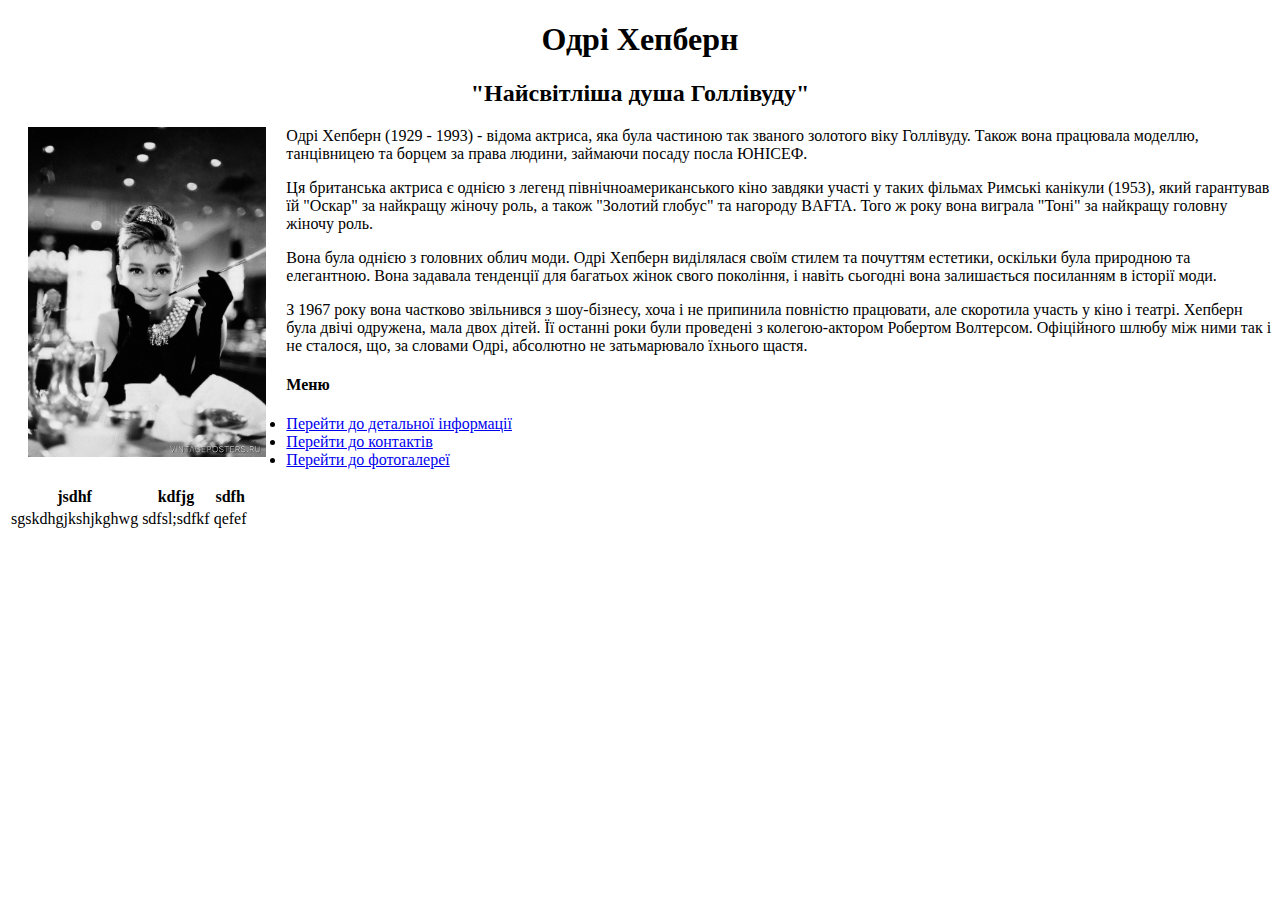
<file: 1projects/index.html>
<!DOCTYPE html>
<html lang="ua">
  <head>
    <meta charset="UTF-8" />
    <meta http-equiv="X-UA-Compatible" content="IE=edge" />
    <meta name="viewport" content="width=device-width, initial-scale=1.0" />
    <title>Біографія Одрі Хепберн</title>
  </head>
  <body>
    <h1 align="middle">Одрі Хепберн</h1>
    <h2 align="middle">"Найсвітліша душа Голлівуду"</h2>

    <div>
      <img
        align="left"
        height="330px"
        hspace="20px"
        src="./images/odry.jpg"
        alt="Фото Одрі зі зйомок Сніданок у Тіфанні"
      />
      <p>
        Одрі Хепберн (1929 - 1993) - відома актриса, яка була частиною так
        званого золотого віку Голлівуду. Також вона працювала моделлю,
        танцівницею та борцем за права людини, займаючи посаду посла ЮНІСЕФ.
      </p>
      <p>
        Ця британська актриса є однією з легенд північноамериканського кіно
        завдяки участі у таких фільмах Римські канікули (1953), який гарантував
        їй "Оскар" за найкращу жіночу роль, а також "Золотий глобус" та нагороду
        BAFTA. Того ж року вона виграла "Тоні" за найкращу головну жіночу роль.
      </p>
      <p>
        Вона була однією з головних облич моди. Одрі Хепберн виділялася своїм
        стилем та почуттям естетики, оскільки була природною та елегантною. Вона
        задавала тенденції для багатьох жінок свого покоління, і навіть сьогодні
        вона залишається посиланням в історії моди.
      </p>
      <p>
        З 1967 року вона частково звільнився з шоу-бізнесу, хоча і не припинила
        повністю працювати, але скоротила участь у кіно і театрі. Хепберн була
        двічі одружена, мала двох дітей. Її останні роки були проведені з
        колегою-актором Робертом Волтерсом. Офіційного шлюбу між ними так і не
        сталося, що, за словами Одрі, абсолютно не затьмарювало їхнього щастя.
      </p>
    </div>
    <ul>
      <h4>Меню</h4>
      <li>
        <a href="./pages/about.html">Перейти до детальної інформації </a>
      </li>
      <li>
        <a href="./pages/contacts.html">Перейти до контактів </a>
      </li>
      <li>
        <a href="./pages/gallery.html">Перейти до фотогалереї </a>
      </li>
    </ul>
    <table>
      <tr>
        <th>jsdhf</th>
        <th>kdfjg</th>
        <th>sdfh</th>
      </tr>
      <tr>
        <td>sgskdhgjkshjkghwg</td>
        <td>sdfsl;sdfkf</td>
        <td>qefef</td>
      </tr>
    </table>
  </body>
</html>
</file>
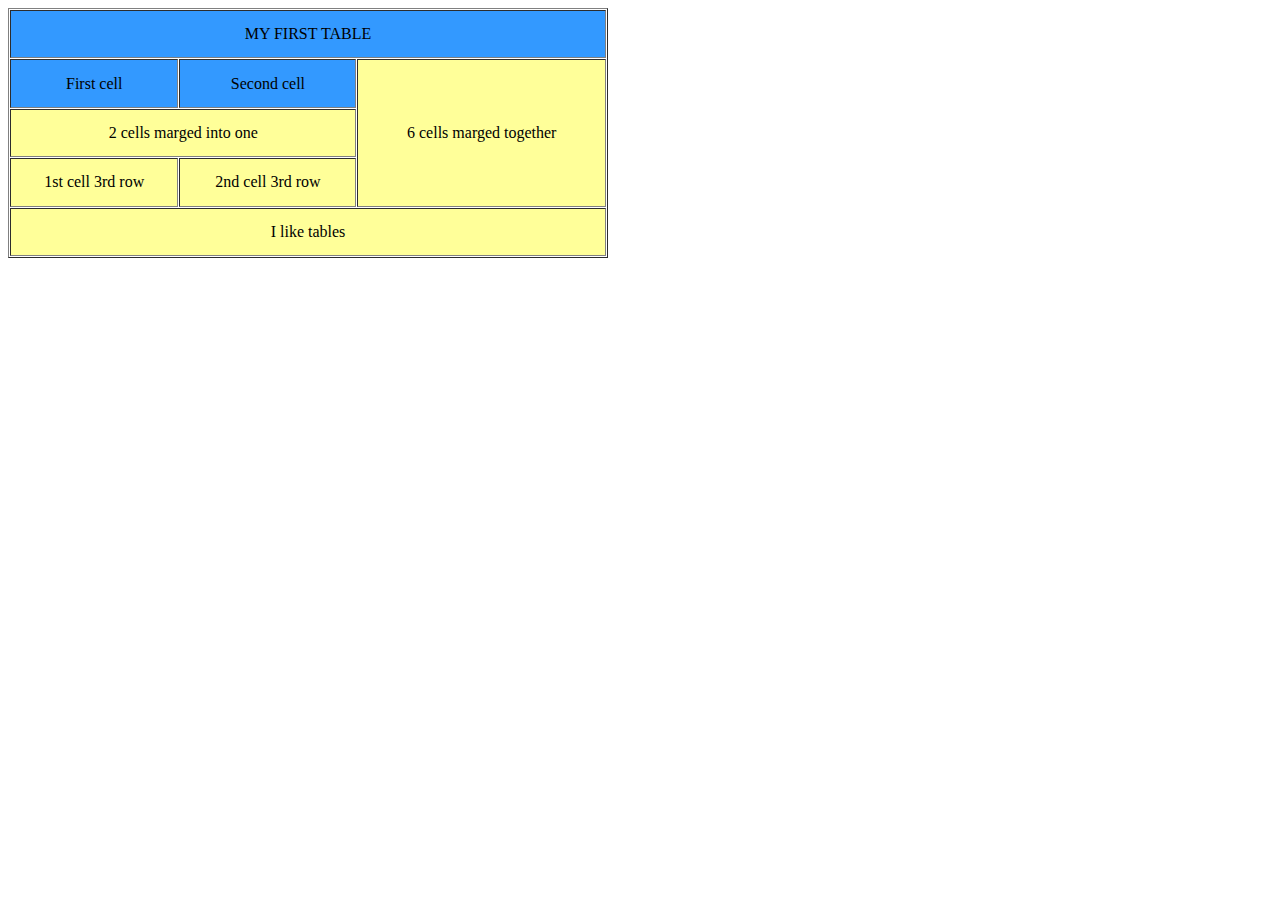
<file: homework2/index.html>
<!DOCTYPE html>
<html lang="en">
  <head>
    <meta charset="UTF-8" />
    <meta http-equiv="X-UA-Compatible" content="IE=edge" />
    <meta name="viewport" content="width=device-width, initial-scale=1.0" />
    <title>Document</title>
  </head>
  <body>
    <table border="1" cellspacing="1" height="250px" width="600px">
      <tbody align="center">
        <tr>
          <td bgcolor="3399FF" colspan="4">MY FIRST TABLE</td>
        </tr>
        <tr>
          <td bgcolor="3399FF">First cell</td>
          <td bgcolor="3399FF">Second cell</td>
          <td colspan="2" rowspan="3" bgcolor="FFFF99">
            6 cells marged together
          </td>
        </tr>
        <tr>
          <td bgcolor="FFFF99" colspan="2">2 cells marged into one</td>
        </tr>
        <tr>
          <td bgcolor="FFFF99">1st cell 3rd row</td>
          <td bgcolor="FFFF99">2nd cell 3rd row</td>
        </tr>
        <tr>
          <td bgcolor="FFFF99" colspan="4">I like tables</td>
        </tr>
      </tbody>
    </table>
  </body>
</html>
</file>
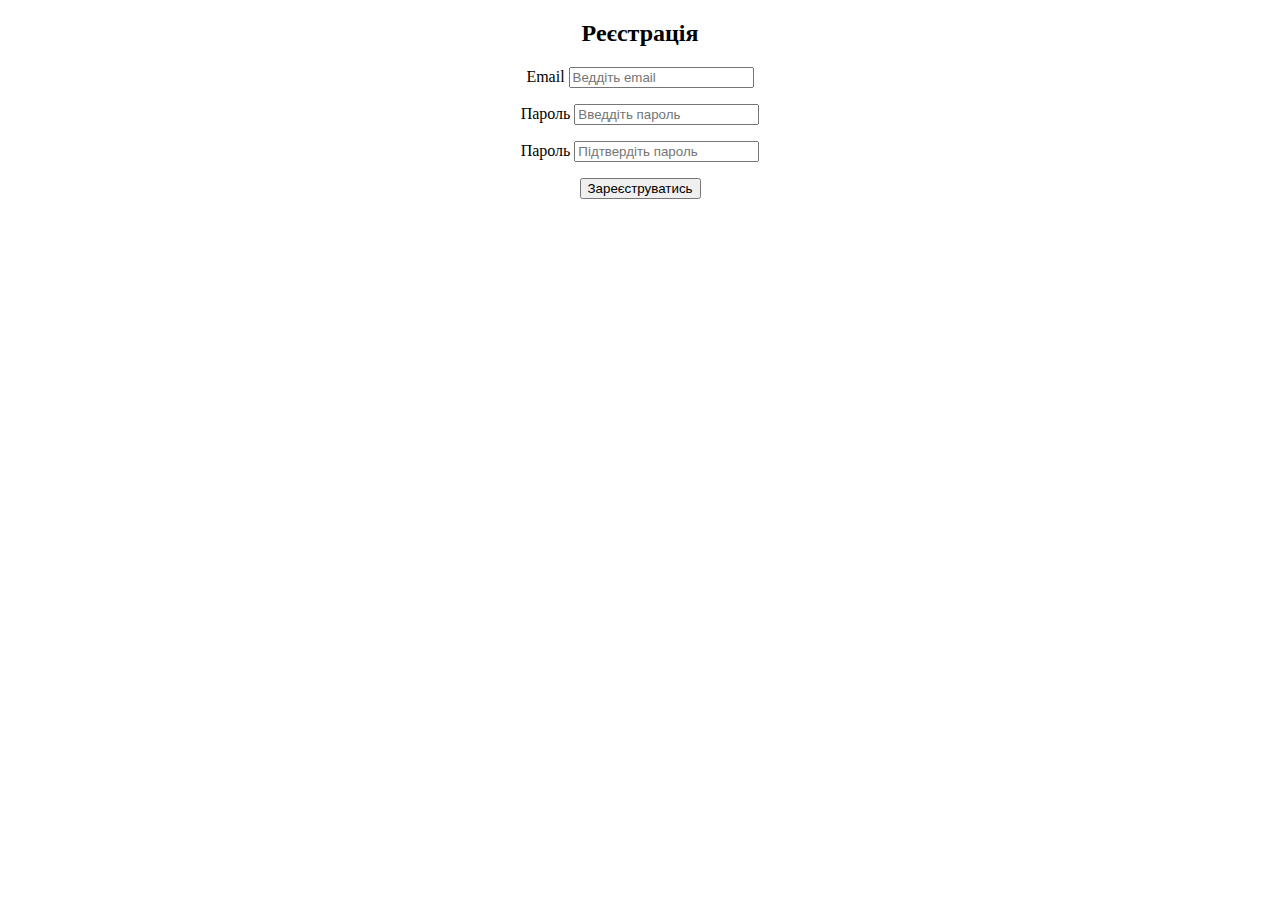
<file: homework3/index.html>
<!DOCTYPE html>
<html lang="en">
  <head>
    <meta charset="UTF-8" />
    <meta http-equiv="X-UA-Compatible" content="IE=edge" />
    <meta name="viewport" content="width=device-width, initial-scale=1.0" />
    <title>Реєстрація</title>
  </head>
  <body>
    <form>
      <div align="center">
        <h2>Реєстрація</h2>
        <p>
          <label>
            Еmail
            <input type="email" placeholder="Веддіть email" />
          </label>
        </p>
        <p>
          <label
            >Пароль
            <input type="password" placeholder="Введдіть пароль" />
          </label>
        </p>
        <p>
          <label
            >Пароль
            <input type="password" placeholder="Підтвердіть пароль" />
          </label>
        </p>
        <p>
          <button>Зареєструватись</button>
        </p>
      </div>
    </form>
  </body>
</html>
</file>
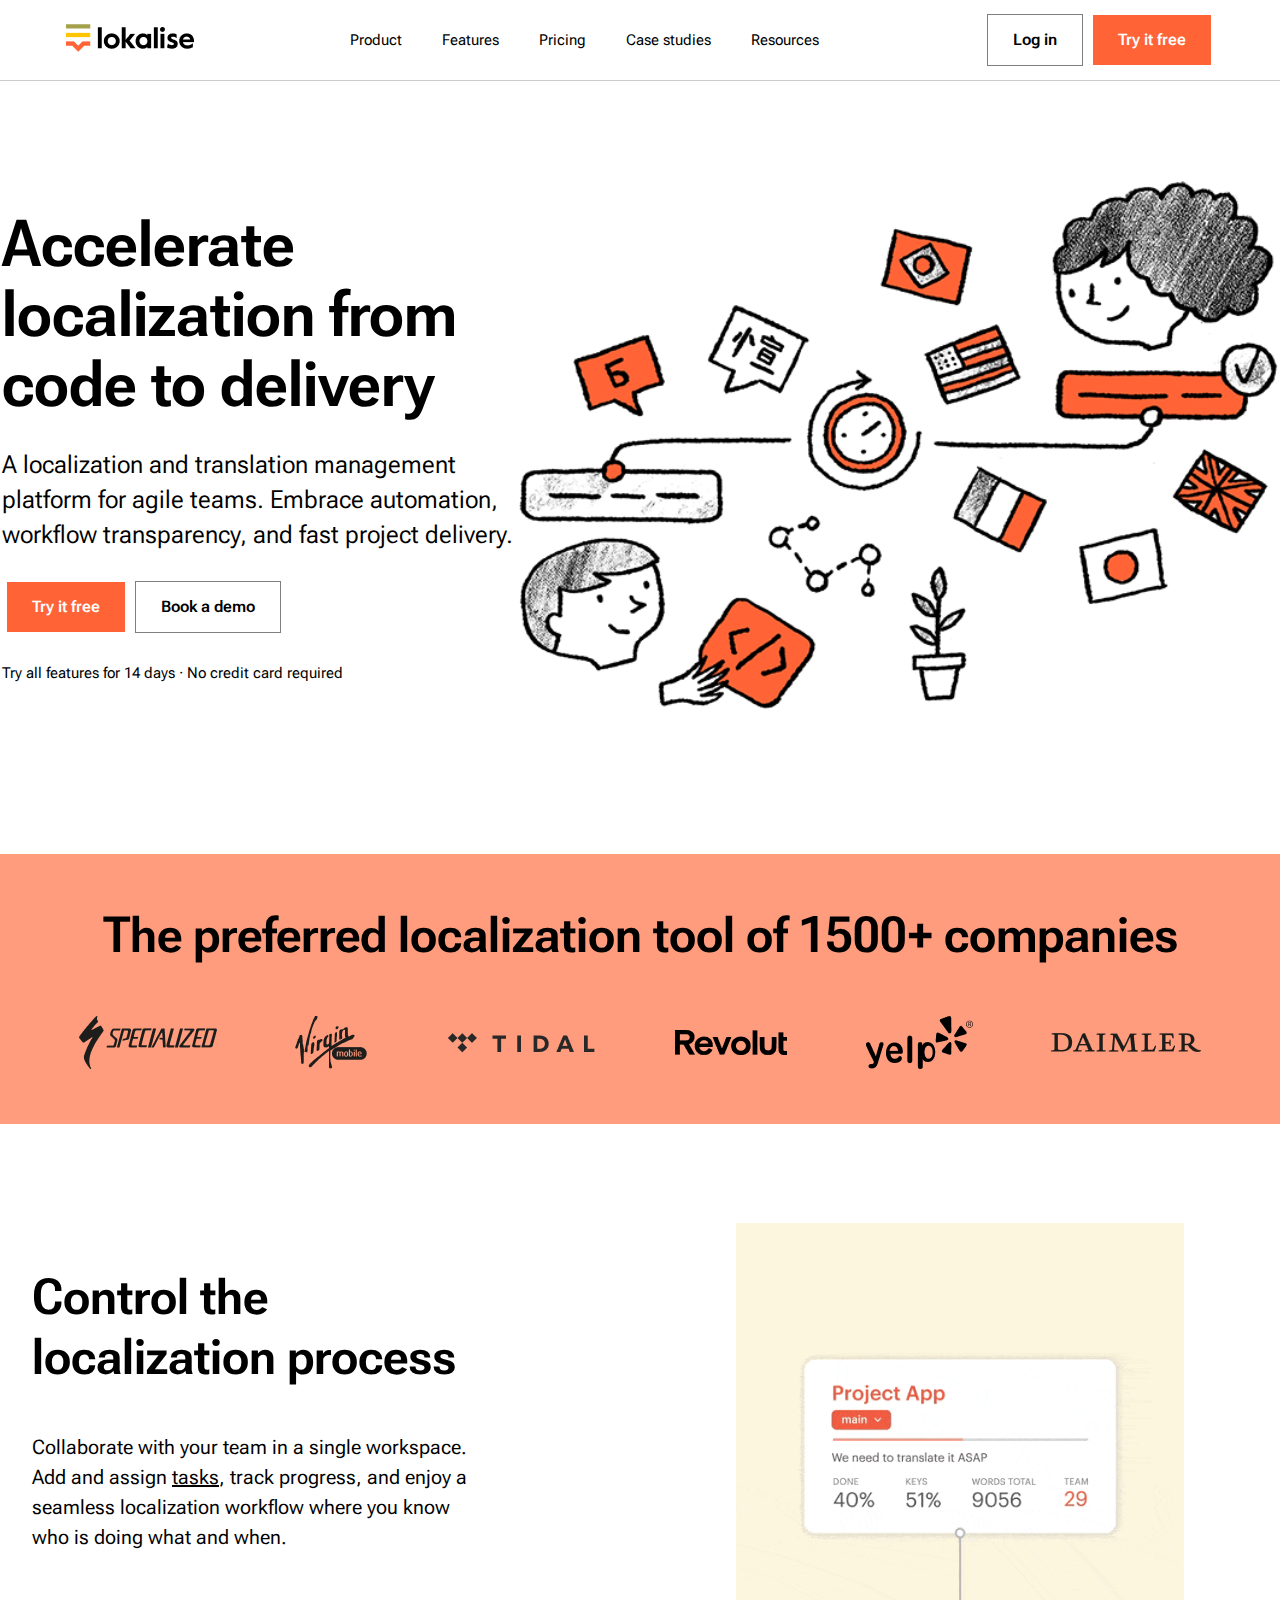
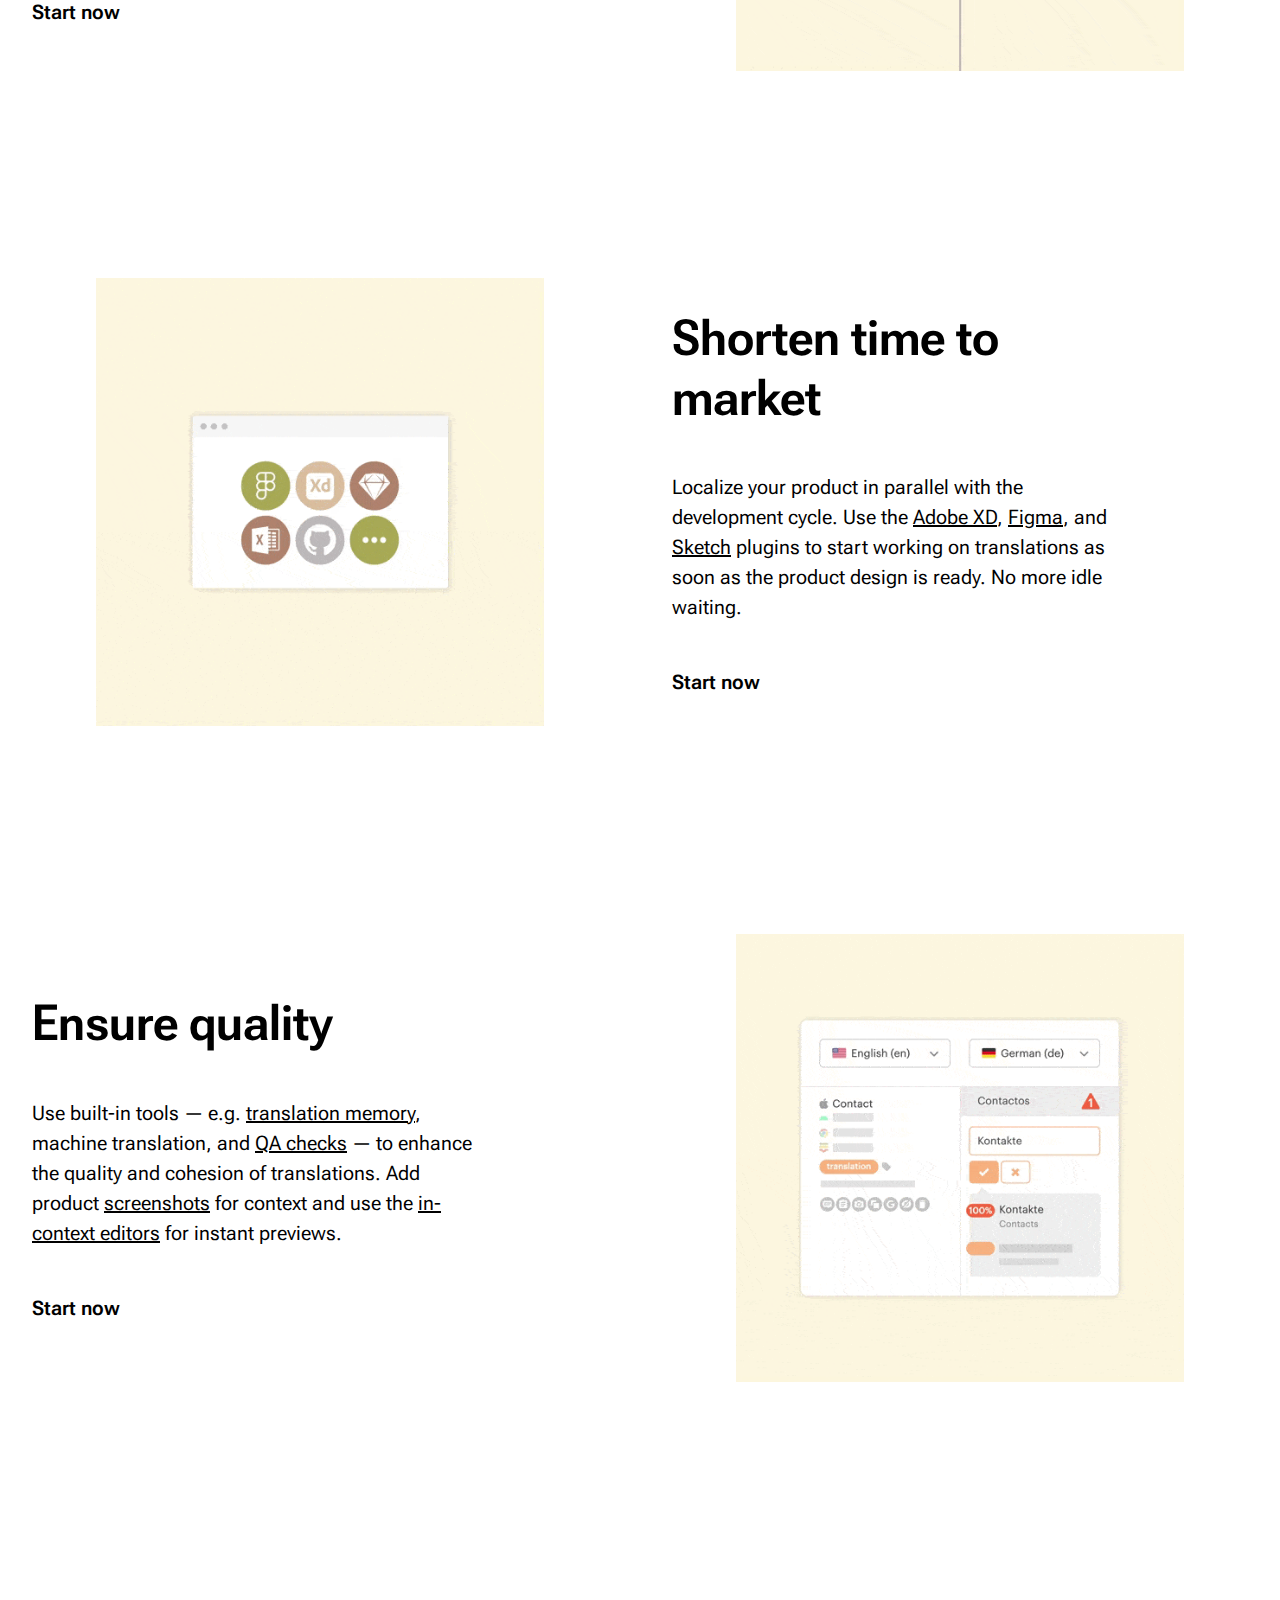
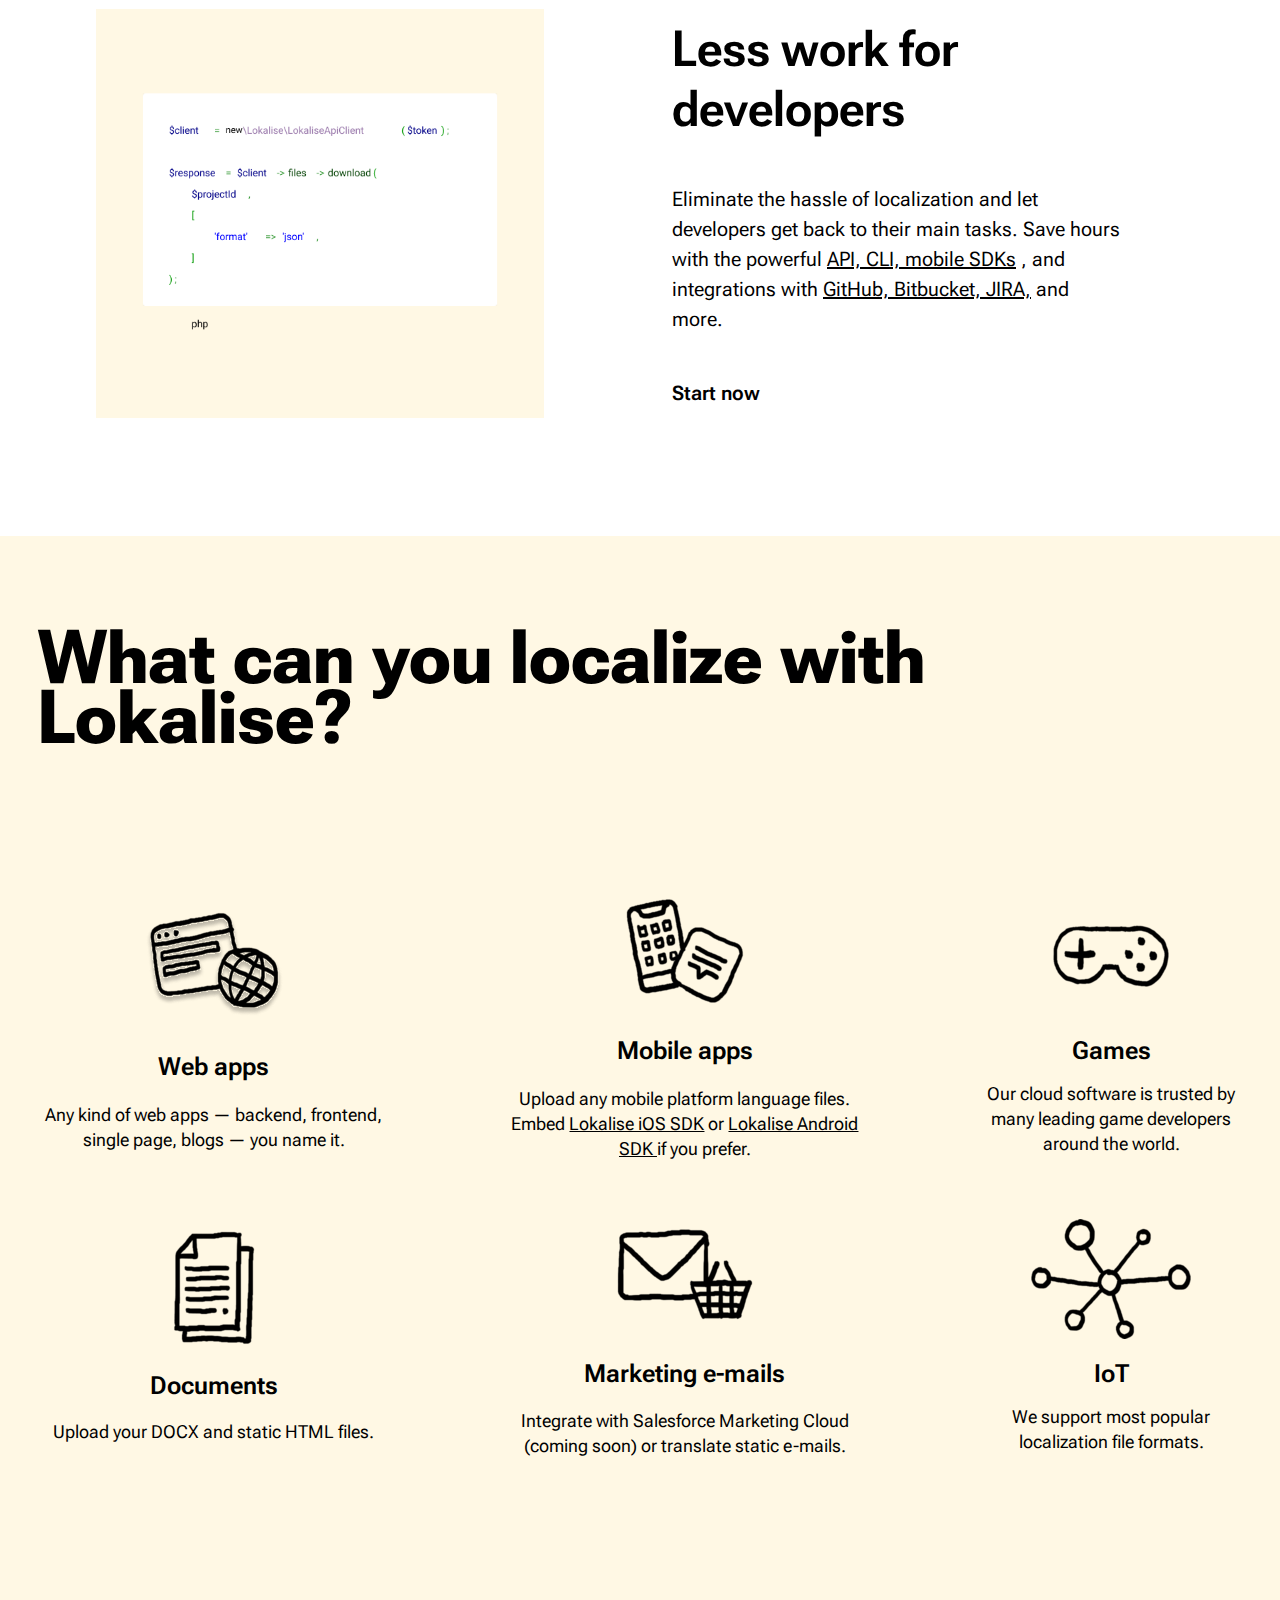
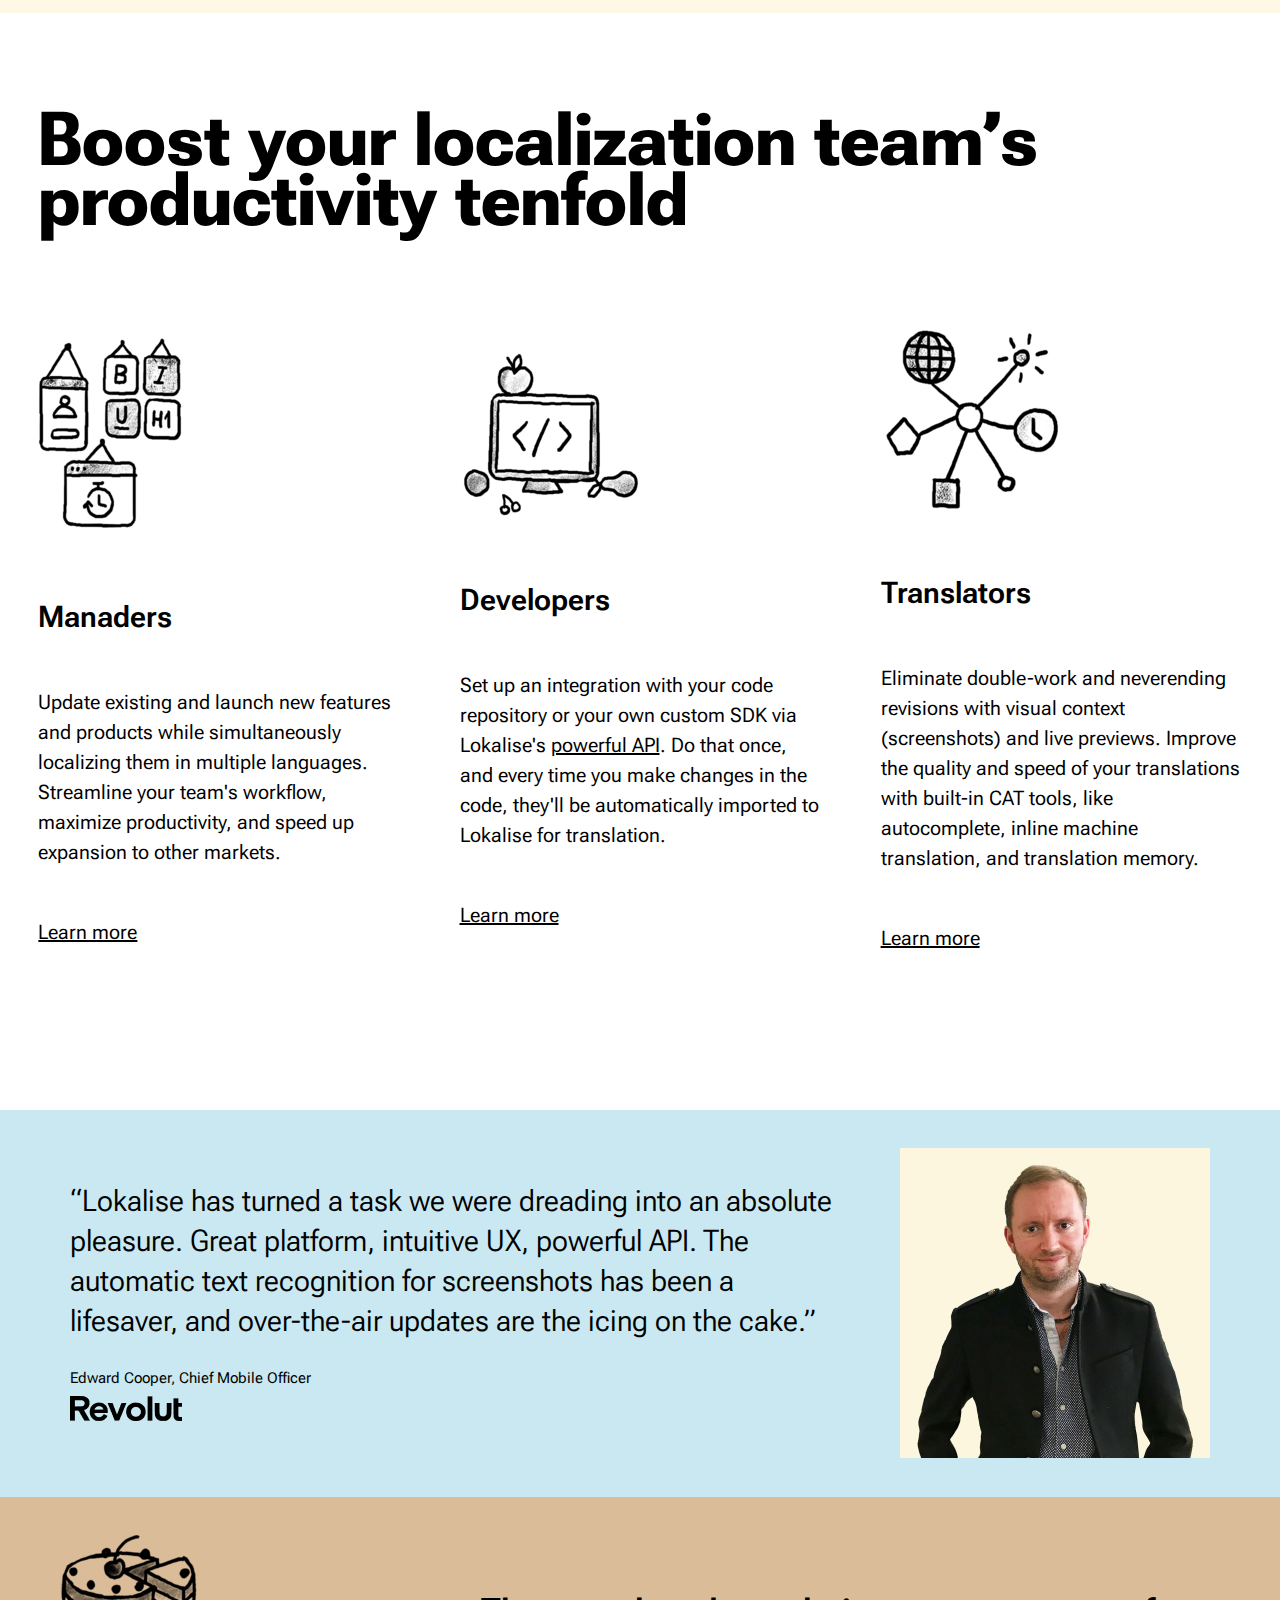
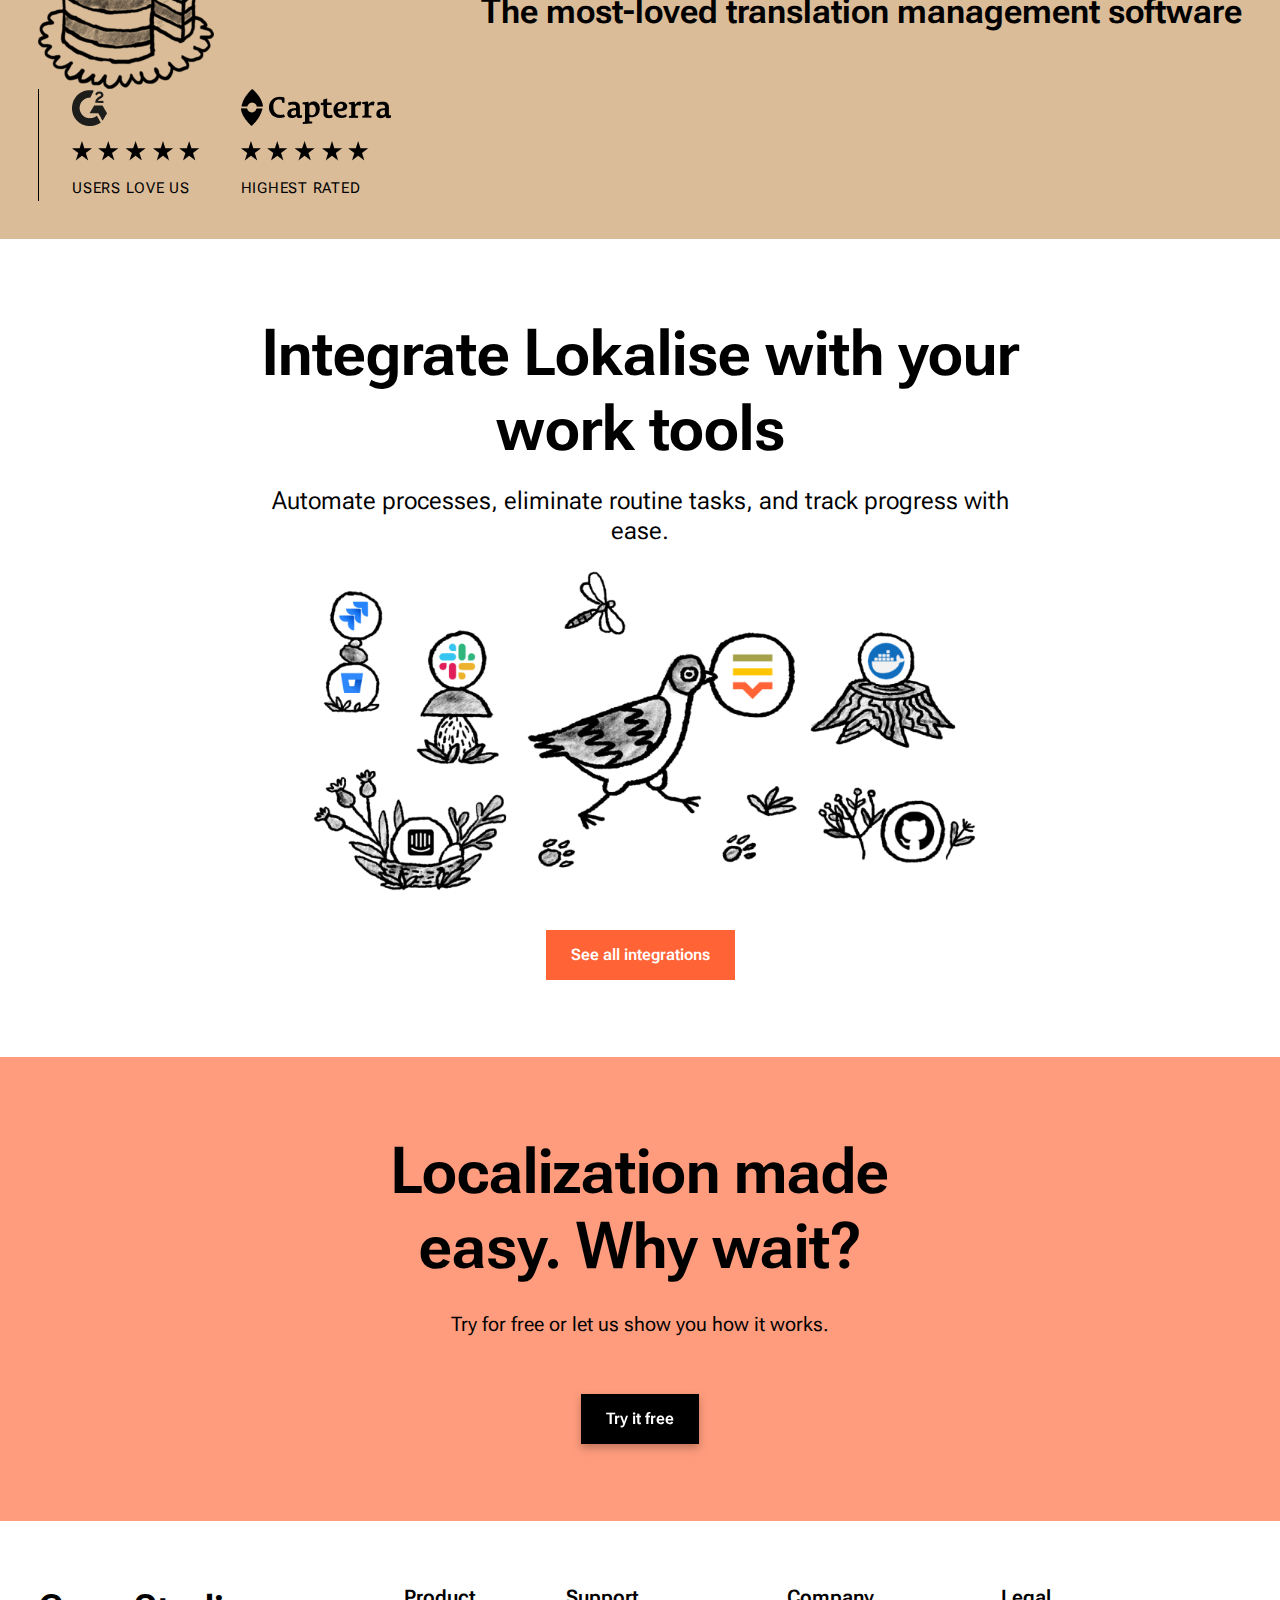
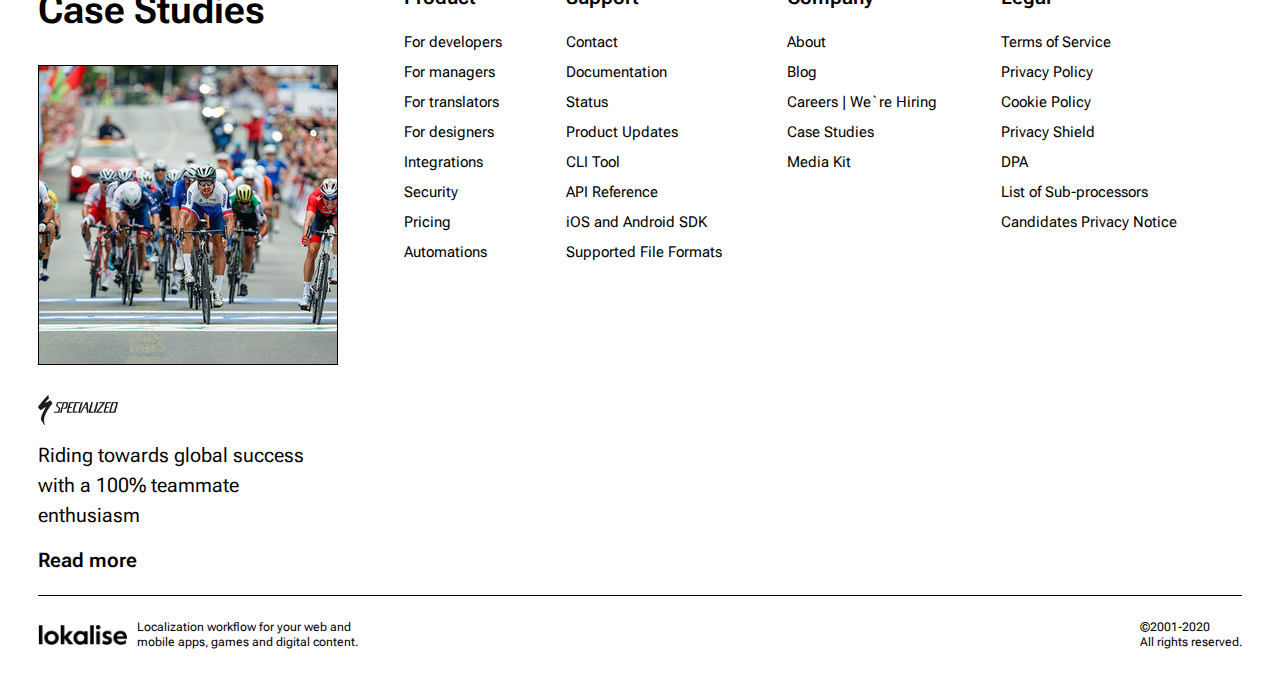
<file: LokaliseHomeWork9/index.html>
<!DOCTYPE html>
<html lang="en">
  <head>
    <meta charset="UTF-8" />
    <meta http-equiv="X-UA-Compatible" content="IE=edge" />
    <meta name="viewport" content="width=device-width, initial-scale=1.0" />
    <title>HomeWork8</title>
    <link rel="stylesheet" href="./style.css" />
    <link rel="preconnect" href="https://fonts.googleapis.com" />
    <link rel="preconnect" href="https://fonts.gstatic.com" crossorigin />
    <link
      href="https://fonts.googleapis.com/css2?family=Roboto+Flex:opsz,wght@8..144,400;8..144,600&display=swap"
      rel="stylesheet"
    />
  </head>
  <body>
    <header class="header">
      <ul class="header__logo">
        <li>
          <img src="./img/LogoImg.png" alt="logoimg" />
        </li>
        <li><img src="./img/Logo.png" alt="logo" /></li>
      </ul>
      <ul class="header__menu menu">
        <li class="menu__item">Product</li>
        <li class="menu__item">Features</li>
        <li class="menu__item">Pricing</li>
        <li class="menu__item">Case studies</li>
        <li class="menu__item">Resources</li>
      </ul>
      <ul class="header__button">
        <li><button class="button button--white">Log in</button></li>
        <li><button class="button button--orange">Try it free</button></li>
      </ul>
    </header>
    <main>
      <section class="intro">
        <div class="intro__text">
          <h2 class="intro__title">
            Accelerate localization from code to delivery
          </h2>

          <p class="intro__description">
            A localization and translation management platform for agile teams.
            Embrace automation, workflow transparency, and fast project
            delivery.
          </p>
          <ul class="intro__button">
            <li><button class="button button--orange">Try it free</button></li>
            <li><button class="button button--white">Book a demo</button></li>
          </ul>
          <span class="intro__ps"
            >Try all features for 14 days · No credit card required</span
          >
        </div>
        <div>
          <img class="intro__img" src="./img/Img 1.svg" alt="img1" />
        </div>
      </section>
      <section class="box">
        <h2 class="box__title title">
          The preferred localization tool of 1500+ companies
        </h2>
        <ul class="box__list">
          <li><img src="./img/Specialized.png" alt="Specialized" /></li>
          <li><img src="./img/Virgin.png" alt="Virgin" /></li>
          <li><img src="./img/Tidal.png" alt="Tidal" /></li>
          <li><img src="./img/Revolt.png" alt="Revolt" /></li>
          <li><img src="./img/Yelp.png" alt="Yelp" /></li>
          <li><img src="./img/Daimler.png" alt="Daimler" /></li>
        </ul>
      </section>
      <section class="description">
        <div class="description__column">
          <h2 class="description__title title">
            Control the localization process
          </h2>
          <p class="description__text">
            Collaborate with your team in a single workspace. Add and assign
            <span style="text-decoration: underline">tasks</span>, track
            progress, and enjoy a seamless localization workflow where you know
            who is doing what and when.
          </p>
          <a class="description__link" href="#">Start now</a>
        </div>

        <img class="description__img" src="./img/1111 1.gif" alt="gif1" />
        <img class="description__img" src="./img/2222 1.gif" alt="gif2" />
        <div class="description__column">
          <h2 class="description__title title">Shorten time to market</h2>
          <p class="description__text">
            Localize your product in parallel with the development cycle. Use
            the <span style="text-decoration: underline">Adobe XD</span>,
            <span style="text-decoration: underline">Figma</span>, and
            <span style="text-decoration: underline">Sketch</span> plugins to
            start working on translations as soon as the product design is
            ready. No more idle waiting.
          </p>
          <a class="description__link" href="#">Start now</a>
        </div>

        <div class="description__column">
          <h2 class="description__title title">Ensure quality</h2>
          <p class="description__text">
            Use built-in tools — e.g.
            <span style="text-decoration: underline">translation memory</span>,
            machine translation, and
            <span style="text-decoration: underline">QA checks</span> — to
            enhance the quality and cohesion of translations. Add product
            <span style="text-decoration: underline">screenshots</span> for
            context and use the
            <span style="text-decoration: underline">in-context editors</span>
            for instant previews.
          </p>
          <a class="description__link" href="#">Start now</a>
        </div>

        <img class="description__img" src="./img/3333 1.gif" alt="gif3" />
        <img class="description__img" src="./img/4444 1.png" alt="gif4" />
        <div class="description__column">
          <h2 class="description__title title">Less work for developers</h2>
          <p class="description__text">
            <span style="text-decoration: underline"></span> Eliminate the
            hassle of localization and let developers get back to their main
            tasks. Save hours with the powerful
            <span style="text-decoration: underline"
              >API, CLI, mobile SDKs</span
            >
            , and integrations with
            <span style="text-decoration: underline"
              >GitHub, Bitbucket, JIRA,</span
            >
            and more.
          </p>
          <a class="description__link" href="#">Start now</a>
        </div>
      </section>

      <section class="exploitation">
        <div class="exploitation__title title">
          <h2>What can you localize with Lokalise?</h2>
        </div>
        <div class="exploitation__column">
          <img src="./img/WebApps.png" alt="WebApps" />
          <h4 class="exploitation__name">Web apps</h4>
          <p class="exploitation__text">
            Any kind of web apps — backend, frontend, single page, blogs — you
            name it.
          </p>
        </div>
        <div class="exploitation__column">
          <img src="./img/MobileApps.png" alt="MobileApps" />
          <h4 class="exploitation__name">Mobile apps</h4>
          <p class="exploitation__text">
            Upload any mobile platform language files. Embed
            <span style="text-decoration: underline">Lokalise iOS SDK</span> or
            <span style="text-decoration: underline">Lokalise Android SDK </span
            >if you prefer.
          </p>
        </div>
        <div class="exploitation__column">
          <img src="./img/Games.png" alt="Games" />
          <h4 class="exploitation__name">Games</h4>
          <p class="exploitation__text">
            Our cloud software is trusted by many leading game developers around
            the world.
          </p>
        </div>
        <div class="exploitation__column">
          <img src="./img/Doc.png" alt="Documents" />
          <h4 class="exploitation__name">Documents</h4>
          <p class="exploitation__text">
            Upload your DOCX and static HTML files.
          </p>
        </div>
        <div class="exploitation__column">
          <img src="./img/Mar-ing.png" alt="Marketing" />
          <h4 class="exploitation__name">Marketing e-mails</h4>
          <p class="exploitation__text">
            Integrate with Salesforce Marketing Cloud (coming soon) or translate
            static e-mails.
          </p>
        </div>
        <div class="exploitation__column">
          <img src="./img/IoT.png" alt="IoT" />
          <h4 class="exploitation__name">IoT</h4>
          <p class="exploitation__text">
            We support most popular localization file formats.
          </p>
        </div>
      </section>
      <section class="boosting">
        <div class="boosting__name title">
          <h2>Boost your localization team’s productivity tenfold</h2>
        </div>
        <ul class="boosting__column">
          <li>
            <img
              class="boosting__img"
              src="./img/Manaders.png"
              alt="Manaders"
            />
          </li>
          <li><h3 class="boosting__title">Manaders</h3></li>
          <li>
            <p class="boosting__text">
              Update existing and launch new features and products while
              simultaneously localizing them in multiple languages. Streamline
              your team's workflow, maximize productivity, and speed up
              expansion to other markets.
            </p>
          </li>
          <li><a class="boosting__link" href="#">Learn more</a></li>
        </ul>
        <ul class="boosting__column">
          <li><img class="boosting__img" src="./img/Dev.png" alt="Dev" /></li>
          <li><h3 class="boosting__title">Developers</h3></li>
          <li>
            <p class="boosting__text">
              Set up an integration with your code repository or your own custom
              SDK via Lokalise's
              <span style="text-decoration: underline">powerful API</span>. Do
              that once, and every time you make changes in the code, they'll be
              automatically imported to Lokalise for translation.
            </p>
          </li>
          <li><a class="boosting__link" href="#">Learn more</a></li>
        </ul>
        <ul class="boosting__column">
          <li>
            <img
              class="boosting__img"
              src="./img/Translars.png"
              alt="Translators"
            />
          </li>
          <li><h3 class="boosting__title">Translators</h3></li>
          <li>
            <p class="boosting__text">
              Eliminate double-work and neverending revisions with visual
              context (screenshots) and live previews. Improve the quality and
              speed of your translations with built-in CAT tools, like
              autocomplete, inline machine translation, and translation memory.
            </p>
          </li>
          <li><a class="boosting__link" href="#">Learn more</a></li>
        </ul>
      </section>
      <section class="review">
        <img
          class="review__img"
          src="./img/EdwardCooper.png"
          alt="EdwardCooper"
        />
        <div class="review__content">
          <p class="review__text">
            “Lokalise has turned a task we were dreading into an absolute
            pleasure. Great platform, intuitive UX, powerful API. The automatic
            text recognition for screenshots has been a lifesaver, and
            over-the-air updates are the icing on the cake.”
          </p>
          <p class="review__person">Edward Cooper, Chief Mobile Officer</p>
          <img class="review__logo" src="./img/Revolt.png" alt="Revolt" />
        </div>
      </section>
      <section class="cake">
        <img src="./img/Cake.png" alt="Cake" />
        <p class="cake__text">The most-loved translation management software</p>

        <ul class="cake__content">
          <li class="cake__item item">
            <img src="./img/C2.png" alt="C2" />
            <img class="item__stars" src="./img/Stars.png" alt="Stars" />
            <p class="item__text">USERS LOVE US</p>
          </li>
          <li class="cake__item">
            <img src="./img/Captera.png" alt="Captera" />
            <img class="item__stars" src="./img/Stars.png" alt="Stars" />
            <p class="item__text">HIGHEST RATED</p>
          </li>
        </ul>
      </section>
      <section class="integration">
        <h2 class="integration__title">
          Integrate Lokalise with your work tools
        </h2>
        <p class="integration__text">
          Automate processes, eliminate routine tasks, and track progress with
          ease.
        </p>
        <img class="integration__img" src="./img/Img2.png" alt="Img2" />
        <button class="integration__button button button--orange">
          See all integrations
        </button>
      </section>
      <section class="TryItFree">
        <h2 class="TryItFree__title">Localization made easy. Why wait?</h2>
        <p class="TryItFree__text">
          Try for free or let us show you how it works.
        </p>
        <button class="TryItFree__button button button--black">
          Try it free
        </button>
      </section>
      <footer class="footer">
        <div class="footer__sidebar sidebar">
          <h3 class="sidebar__title">Case Studies</h3>
          <img class="sidebar__img" src="./img/Img3.png" alt="Img3" />
          <img
            class="sidebar__logo"
            src="./img/Specialized.png"
            alt="Specialized"
          />
          <p class="sidebar__text">
            Riding towards global success with a 100% teammate enthusiasm
          </p>
          <a class="sidebar__link" href="#">Read more</a>
        </div>
        <ul class="footer__list list">
          <li class="list__title">
            Product
            <ul>
              <li class="list__item">For developers</li>
              <li class="list__item">For managers</li>
              <li class="list__item">For translators</li>
              <li class="list__item">For designers</li>
              <li class="list__item">Integrations</li>
              <li class="list__item">Security</li>
              <li class="list__item">Pricing</li>
              <li class="list__item">Automations</li>
            </ul>
          </li>
          <li class="list__title">
            Support
            <ul>
              <li class="list__item">Contact</li>
              <li class="list__item">Documentation</li>
              <li class="list__item">Status</li>
              <li class="list__item">Product Updates</li>
              <li class="list__item">CLI Tool</li>
              <li class="list__item">API Reference</li>
              <li class="list__item">iOS and Android SDK</li>
              <li class="list__item">Supported File Formats</li>
            </ul>
          </li>
          <li class="list__title">
            Company
            <ul>
              <li class="list__item">About</li>
              <li class="list__item">Blog</li>
              <li class="list__item">Careers | We`re Hiring</li>
              <li class="list__item">Case Studies</li>
              <li class="list__item">Media Kit</li>

              <li></li>
            </ul>
          </li>
          <li class="list__title">
            Legal
            <ul>
              <li class="list__item">Terms of Service</li>
              <li class="list__item">Privacy Policy</li>
              <li class="list__item">Cookie Policy</li>
              <li class="list__item">Privacy Shield</li>
              <li class="list__item">DPA</li>
              <li class="list__item">List of Sub-processors</li>
              <li class="list__item">Candidates Privacy Notice</li>
              <li class="list__item"></li>
            </ul>
          </li>
        </ul>

        <div class="footer__holder holder">
          <div class="holder__conteiner">
            <img class="holder__logo" src="./img/Logo.png" alt="Logo" />
            <p class="holder__text">
              Localization workflow for your web and mobile apps, games and
              digital content.
            </p>
          </div>
          <div>
            <p class="holder__text">©2001-2020</p>
            <p class="holder__text">All rights reserved.</p>
          </div>
        </div>
      </footer>
    </main>
  </body>
</html>
</file>
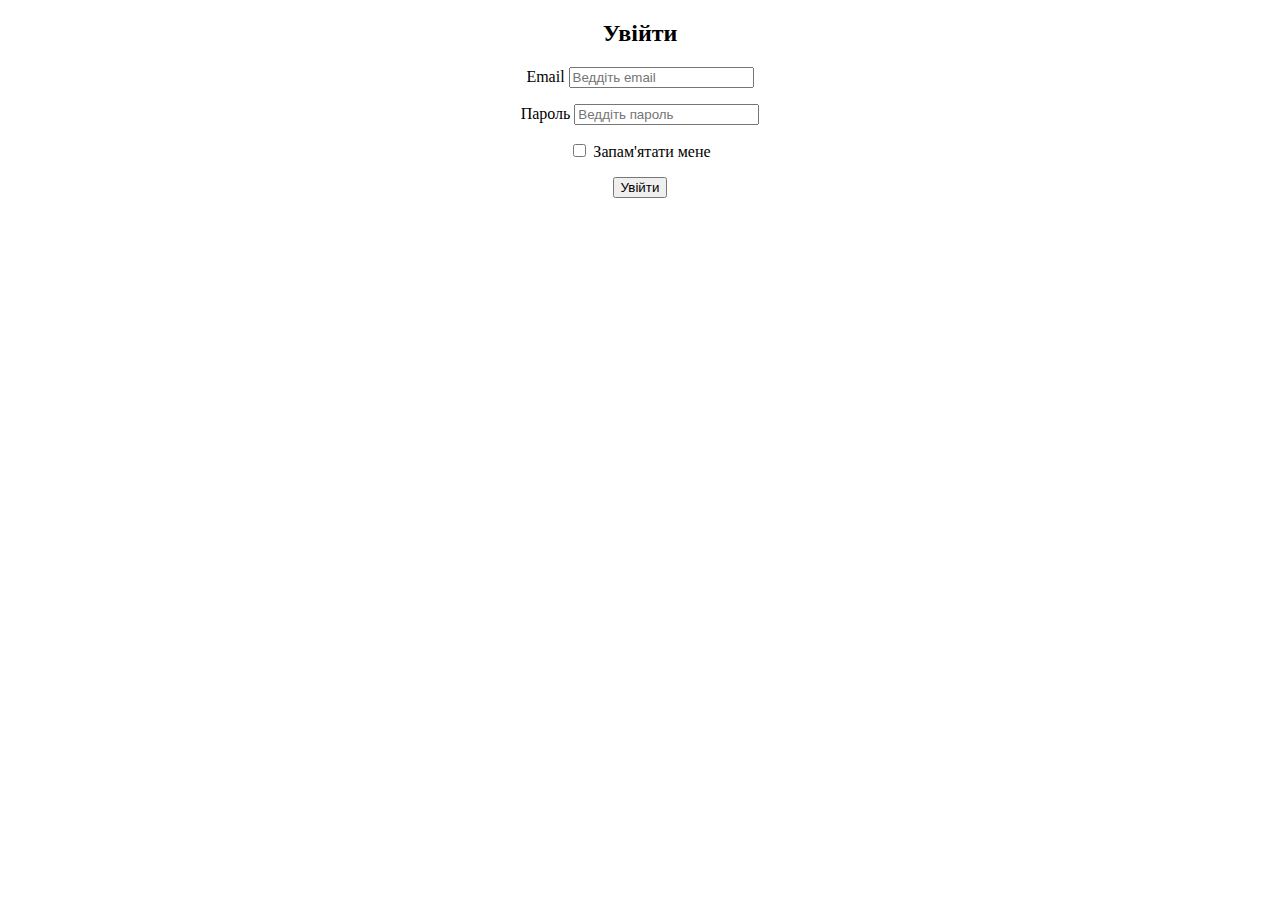
<file: homework3/login.html>
<!DOCTYPE html>
<html lang="en">
  <head>
    <meta charset="UTF-8" />
    <meta http-equiv="X-UA-Compatible" content="IE=edge" />
    <meta name="viewport" content="width=device-width, initial-scale=1.0" />
    <title>Авторизація</title>
  </head>
  <body>
    <form>
      <div align="center">
        <h2>Увійти</h2>
        <p>
          <label>
            Еmail
            <input type="email" placeholder="Веддіть email" />
          </label>
        </p>
        <p>
          <label
            >Пароль
            <input type="password" placeholder="Веддіть пароль" />
          </label>
        </p>
        <p><input type="checkbox" /> Запам'ятати мене</p>
        <p>
          <button>Увійти</button>
        </p>
      </div>
    </form>
  </body>
</html>
</file>
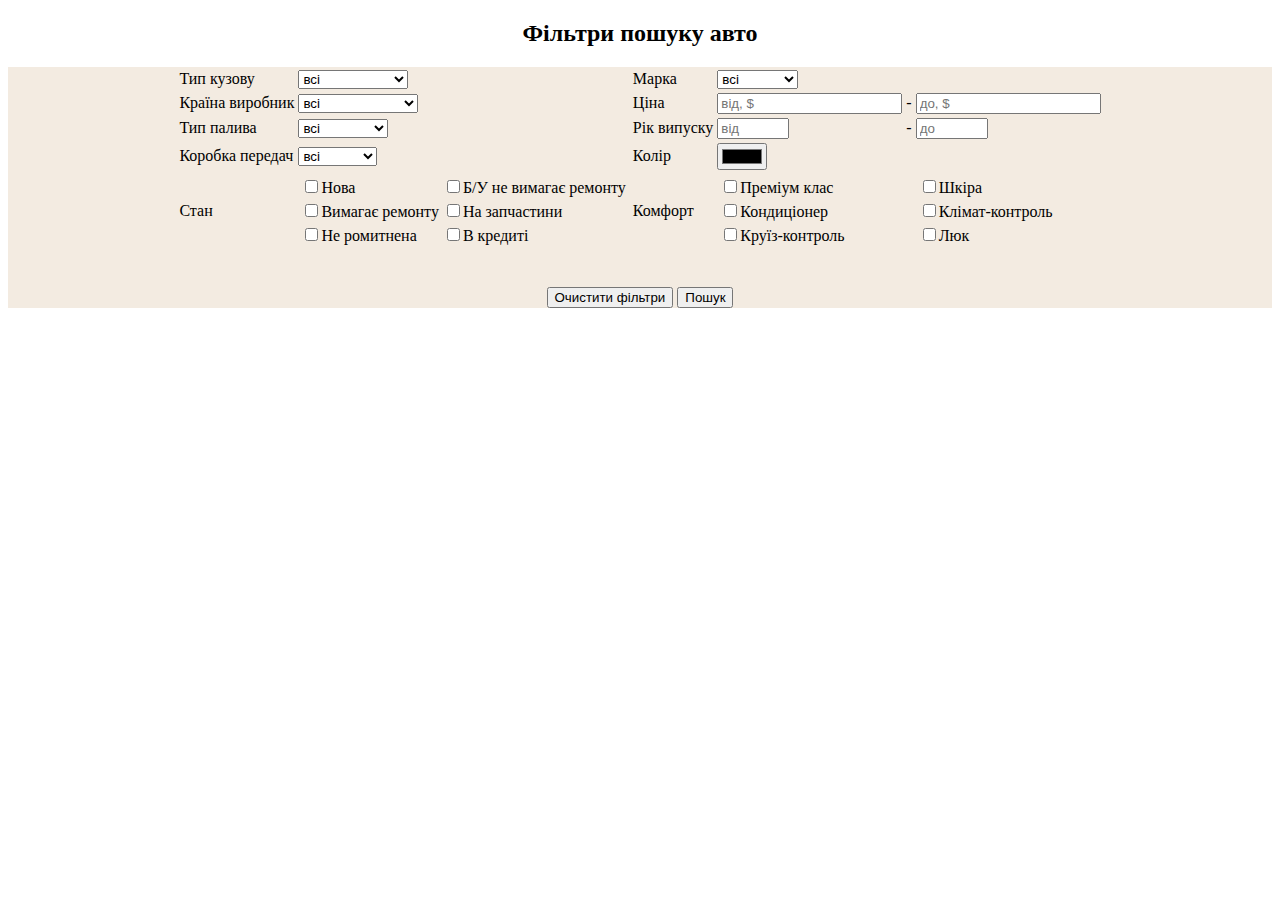
<file: homework3/search.html>
<!DOCTYPE html>
<html lang="en">
  <head>
    <meta http-equiv="X-UA-Compatible" content="IE=edge" />
    <meta name="viewport" content="width=device-width, initial-scale=1.0" />
  </head>
  <body>
    <div align="center">
      <h2>Фільтри пошуку авто</h2>
    </div>
    <div align="center" style="background-color: rgb(243, 235, 225)">
      <form>
        <table>
          <tbody>
            <tr>
              <td><label>Тип кузову</label></td>
              <td>
                <select>
                  <option>всі</option>
                  <option>седан</option>
                  <option>комбі</option>
                  <option>хетчбек</option>
                  <option>позашляховик</option>
                  <option>купе</option>
                  <option>пікап</option>
                </select>
              </td>
              <td><label>Марка</label></td>
              <td>
                <select>
                  <option>всі</option>
                  <option>AUDI</option>
                  <option>BMW</option>
                  <option>Chevrolet</option>
                  <option>Citroen</option>
                  <option>Fiat</option>
                  <option>Ford</option>
                  <option>Honda</option>
                  <option>Hyundai</option>
                  <option>Kia</option>
                  <option>Mazda</option>
                  <option>Mercedes</option>
                  <option>Peugeot</option>
                  <option>Skoda</option>
                  <option>Toyota</option>
                </select>
              </td>
              <td>&nbsp;</td>
              <td>&nbsp;</td>
            </tr>
            <tr>
              <td><label>Країна виробник</label></td>
              <td>
                <select>
                  <option>всі</option>
                  <option>Австрія</option>
                  <option>Словаччина</option>
                  <option>Німеччина</option>
                  <option>Китай</option>
                  <option>Україна</option>
                  <option>Південна Корея</option>
                  <option>Японія</option>
                </select>
              </td>
              <td><label>Ціна</label></td>
              <td><input type="text" placeholder="від, $" /></td>
              <td><label>-</label></td>
              <td><input type="text" placeholder="до, $" /></td>
            </tr>

            <tr>
              <td><label>Тип палива</label></td>
              <td>
                <select>
                  <option>всі</option>
                  <option>Бензин</option>
                  <option>Дизель</option>
                  <option>Бензин/Газ</option>
                  <option>Електро</option>
                  <option>Гібрид</option>
                </select>
              </td>
              <td><label>Рік випуску</label></td>

              <td>
                <input type="number" min="1985" max="2023" placeholder="від" />
              </td>
              <td><label>-</label></td>
              <td>
                <input type="number" min="1985" max="2023" placeholder="до" />
              </td>
            </tr>
            <tr>
              <td><label>Коробка передач</label></td>
              <td>
                <select>
                  <option>всі</option>
                  <option>Механіка</option>
                  <option>Автомат</option>
                </select>
              </td>
              <td><label>Колір</label></td>
              <td>
                <input type="color" />
              </td>
              <td>&nbsp;</td>
              <td>&nbsp;</td>
            </tr>
            <tr>
              <td><label>Стан</label></td>
              <td>
                <table>
                  <tbody>
                    <tr>
                      <td><input type="checkbox" />Нова</td>
                      <td><input type="checkbox" />Б/У не вимагає ремонту</td>
                    </tr>
                    <tr>
                      <td><input type="checkbox" />Вимагає ремонту</td>
                      <td><input type="checkbox" />На запчастини</td>
                    </tr>
                    <tr>
                      <td><input type="checkbox" />Не ромитнена</td>
                      <td><input type="checkbox" />В кредиті</td>
                    </tr>
                  </tbody>
                </table>
              </td>
              <td><label>Комфорт</label></td>
              <td>
                <table>
                  <tbody>
                    <tr>
                      <td><input type="checkbox" />Преміум клас</td>
                    </tr>
                    <tr>
                      <td><input type="checkbox" />Кондиціонер</td>
                    </tr>
                    <tr>
                      <td><input type="checkbox" />Круїз-контроль</td>
                    </tr>
                  </tbody>
                </table>
              </td>
              <td>&nbsp;</td>
              <td>
                <table>
                  <tbody>
                    <tr>
                      <td><input type="checkbox" />Шкіра</td>
                    </tr>
                    <tr>
                      <td><input type="checkbox" />Клімат-контроль</td>
                    </tr>
                    <tr>
                      <td><input type="checkbox" />Люк</td>
                    </tr>
                  </tbody>
                </table>
              </td>
            </tr>
          </tbody>
        </table>
        <br />
        <br />
        <button type="reset">Очистити фільтри</button>
        <button type="button">Пошук</button>
      </form>
    </div>
  </body>
</html>
</file>
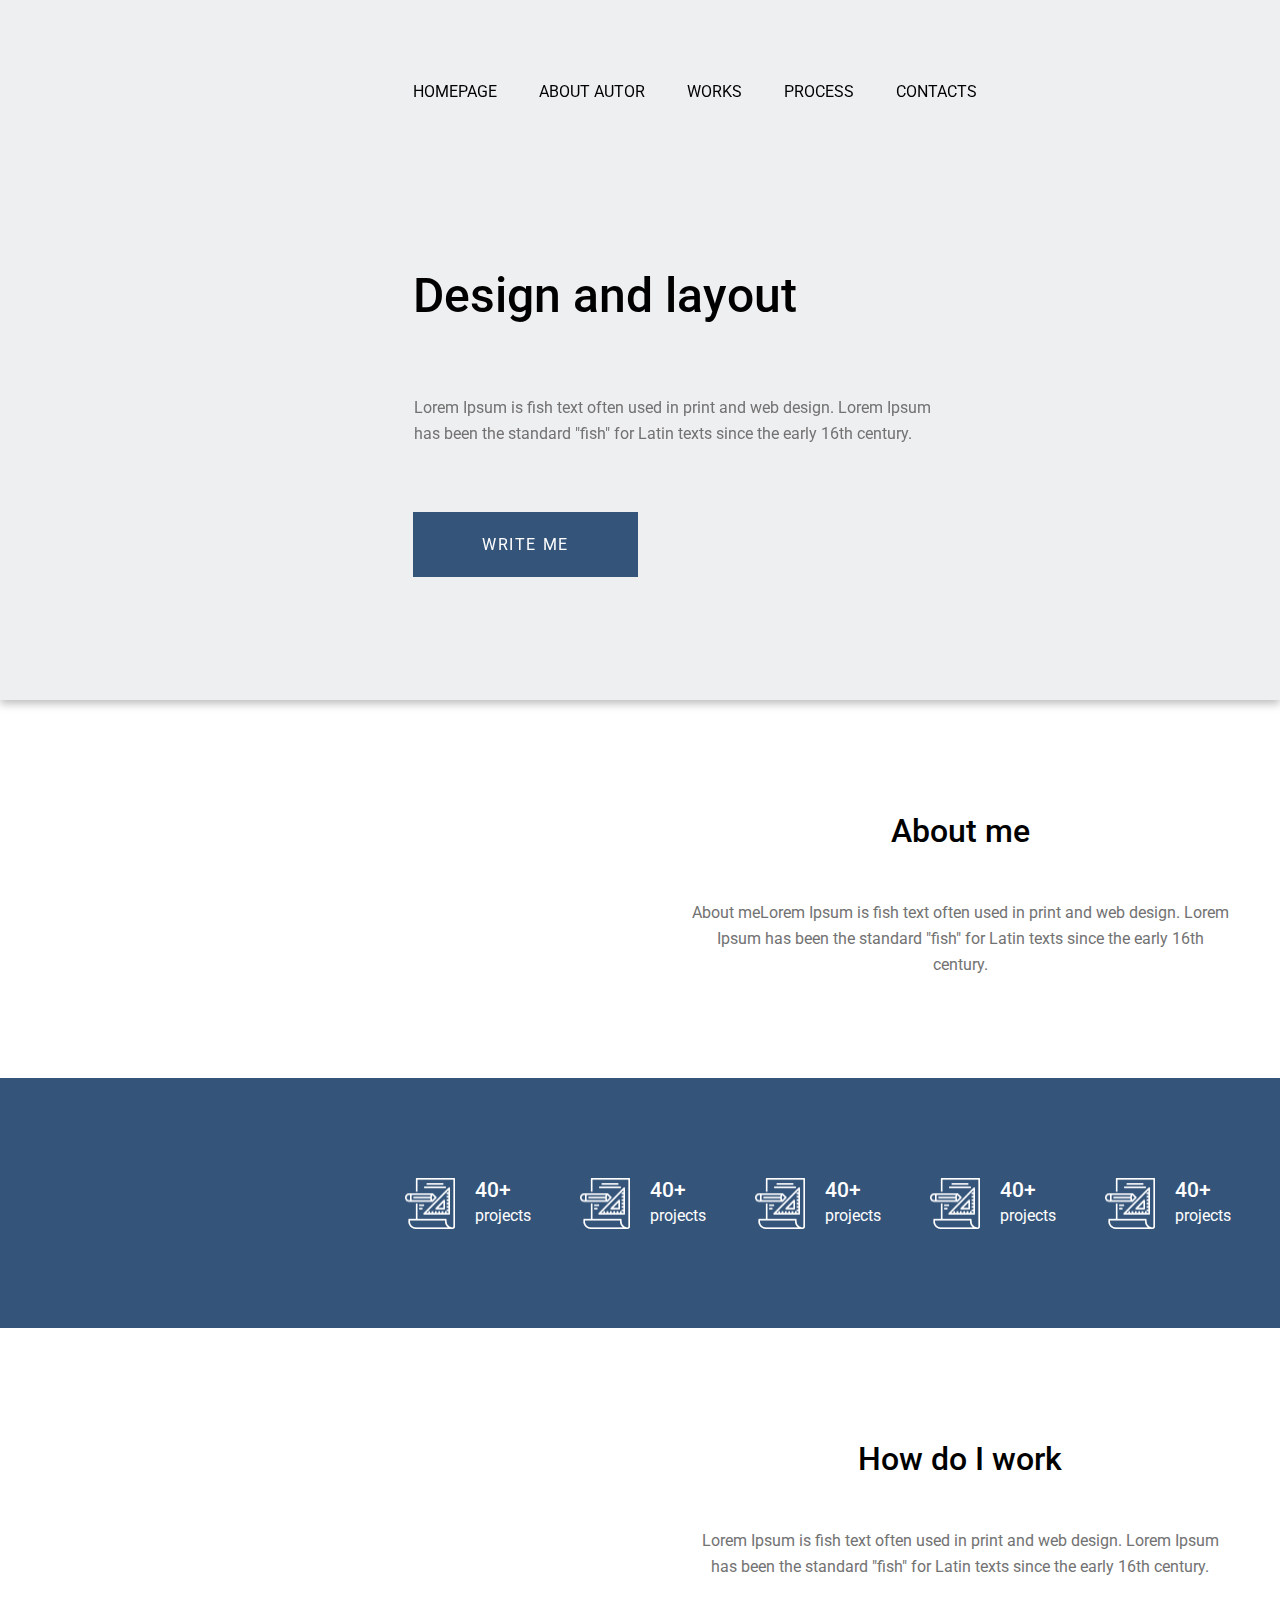
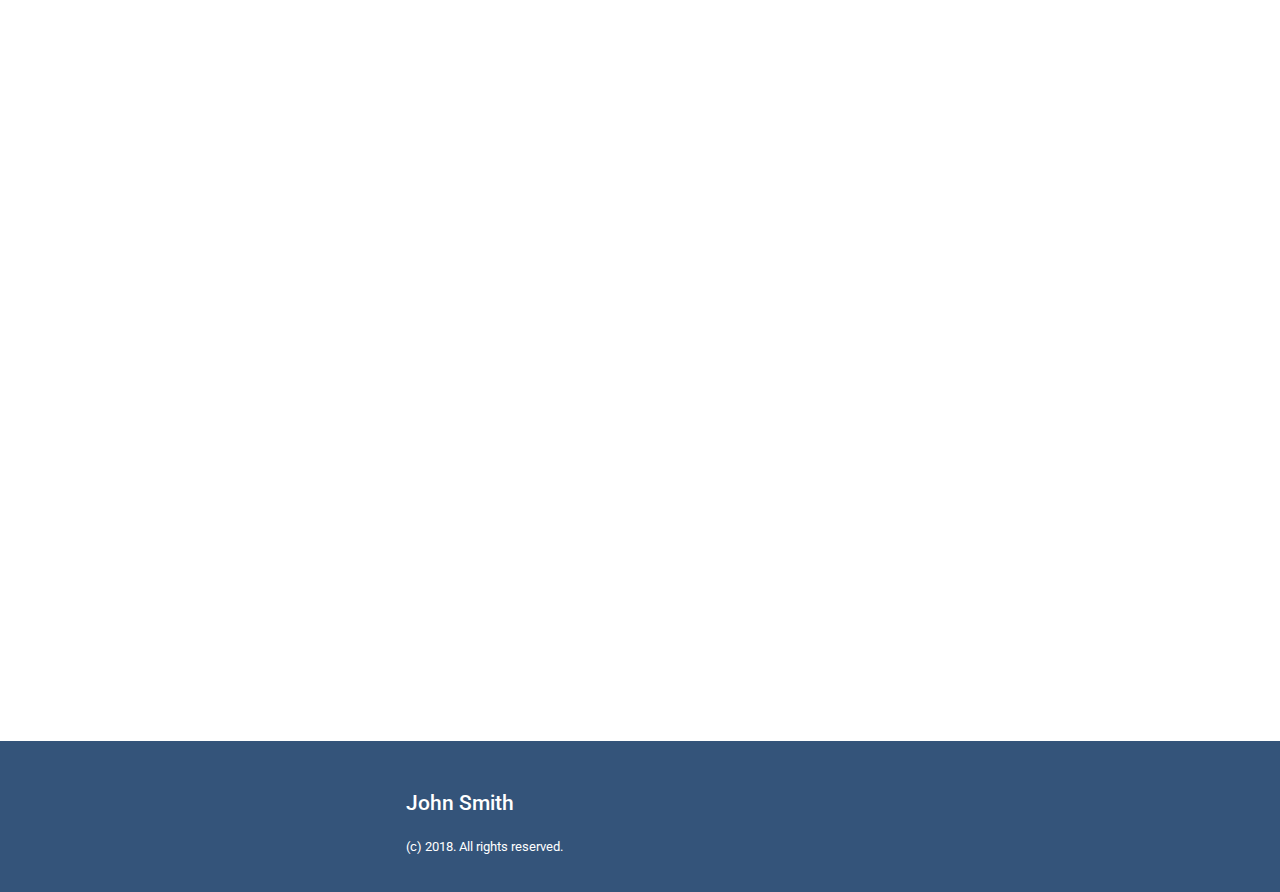
<file: homework6/inbox.html>
<!DOCTYPE html>
<html lang="en">
  <head>
    <meta charset="UTF-8" />
    <meta http-equiv="X-UA-Compatible" content="IE=edge" />
    <meta name="viewport" content="width=device-width, initial-scale=1.0" />
    <link rel="stylesheet" href="./style/style.css" />
    <link rel="preconnect" href="https://fonts.googleapis.com" />
    <link rel="preconnect" href="https://fonts.gstatic.com" crossorigin />
    <link
      href="https://fonts.googleapis.com/css2?family=Roboto:wght@400;500&display=swap"
      rel="stylesheet"
    />
    <title>HomeWork6</title>
  </head>
  <body>
    <div class="first-block">
      <nav class="navigation">
        <ul class="menu">
          <li class="menu-item">HOMEPAGE</li>
          <li class="menu-item">ABOUT AUTOR</li>
          <li class="menu-item">WORKS</li>
          <li class="menu-item">PROCESS</li>
          <li class="menu-item">CONTACTS</li>
        </ul>
      </nav>
      <h1>Design and layout</h1>
      <p class="description">
        Lorem Ipsum is fish text often used in print and web design. Lorem Ipsum
        has been the standard "fish" for Latin texts since the early 16th
        century.
      </p>
      <a href="mailto:johnSmith@gmail.com">
        <button type="button" class="button">WRITE ME</button></a
      >
    </div>
    <div class="second-block">
      <h2>About me</h2>
      <p class="description2">
        About meLorem Ipsum is fish text often used in print and web design.
        Lorem Ipsum has been the standard "fish" for Latin texts since the early
        16th century.
      </p>
    </div>
    <div class="third-block">
      <div class="project-menu">
        <div class="project-item">
          <img width: 50px; height: 50px; src="./img/project.png" alt="img" />
          <span>
            <h3>40+</h3>
            <p class="project">projects</p>
          </span>
        </div>
        <div class="project-item">
          <img width: 50px; height: 50px; src="./img/project.png" alt="img" />
          <span>
            <h3>40+</h3>
            <p class="project">projects</p>
          </span>
        </div>
        <div class="project-item">
          <img width: 50px; height: 50px; src="./img/project.png" alt="img" />
          <span>
            <h3>40+</h3>
            <p class="project">projects</p>
          </span>
        </div>
        <div class="project-item">
          <img width: 50px; height: 50px; src="./img/project.png" alt="img" />
          <span>
            <h3>40+</h3>
            <p class="project">projects</p>
          </span>
        </div>
        <div class="project-item">
          <img width: 50px; height: 50px; src="./img/project.png" alt="img" />
          <span>
            <h3>40+</h3>
            <p class="project">projects</p>
          </span>
        </div>
        <div class="project-item">
          <img width: 50px; height: 50px; src="./img/project.png" alt="img" />
          <span>
            <h3>40+</h3>
            <p class="project">projects</p>
          </span>
        </div>
      </div>
    </div>
    <div class="fourth-block">
      <h2>How do I work</h2>
      <p class="description2">
        Lorem Ipsum is fish text often used in print and web design. Lorem Ipsum
        has been the standard "fish" for Latin texts since the early 16th
        century.
      </p>
    </div>
    <iframe
      width="1100"
      height="600"
      src="https://www.youtube.com/embed/qe-MvqhMGtg"
      title="YouTube video player"
      frameborder="0"
      allow="accelerometer; autoplay; clipboard-write; encrypted-media; gyroscope; picture-in-picture; web-share"
      allowfullscreen
    ></iframe>
    <div class="fifth-block">
      <p class="autor">John Smith</p>
      <p class="ps">(c) 2018. All rights reserved.</p>
    </div>
  </body>
</html>
</file>
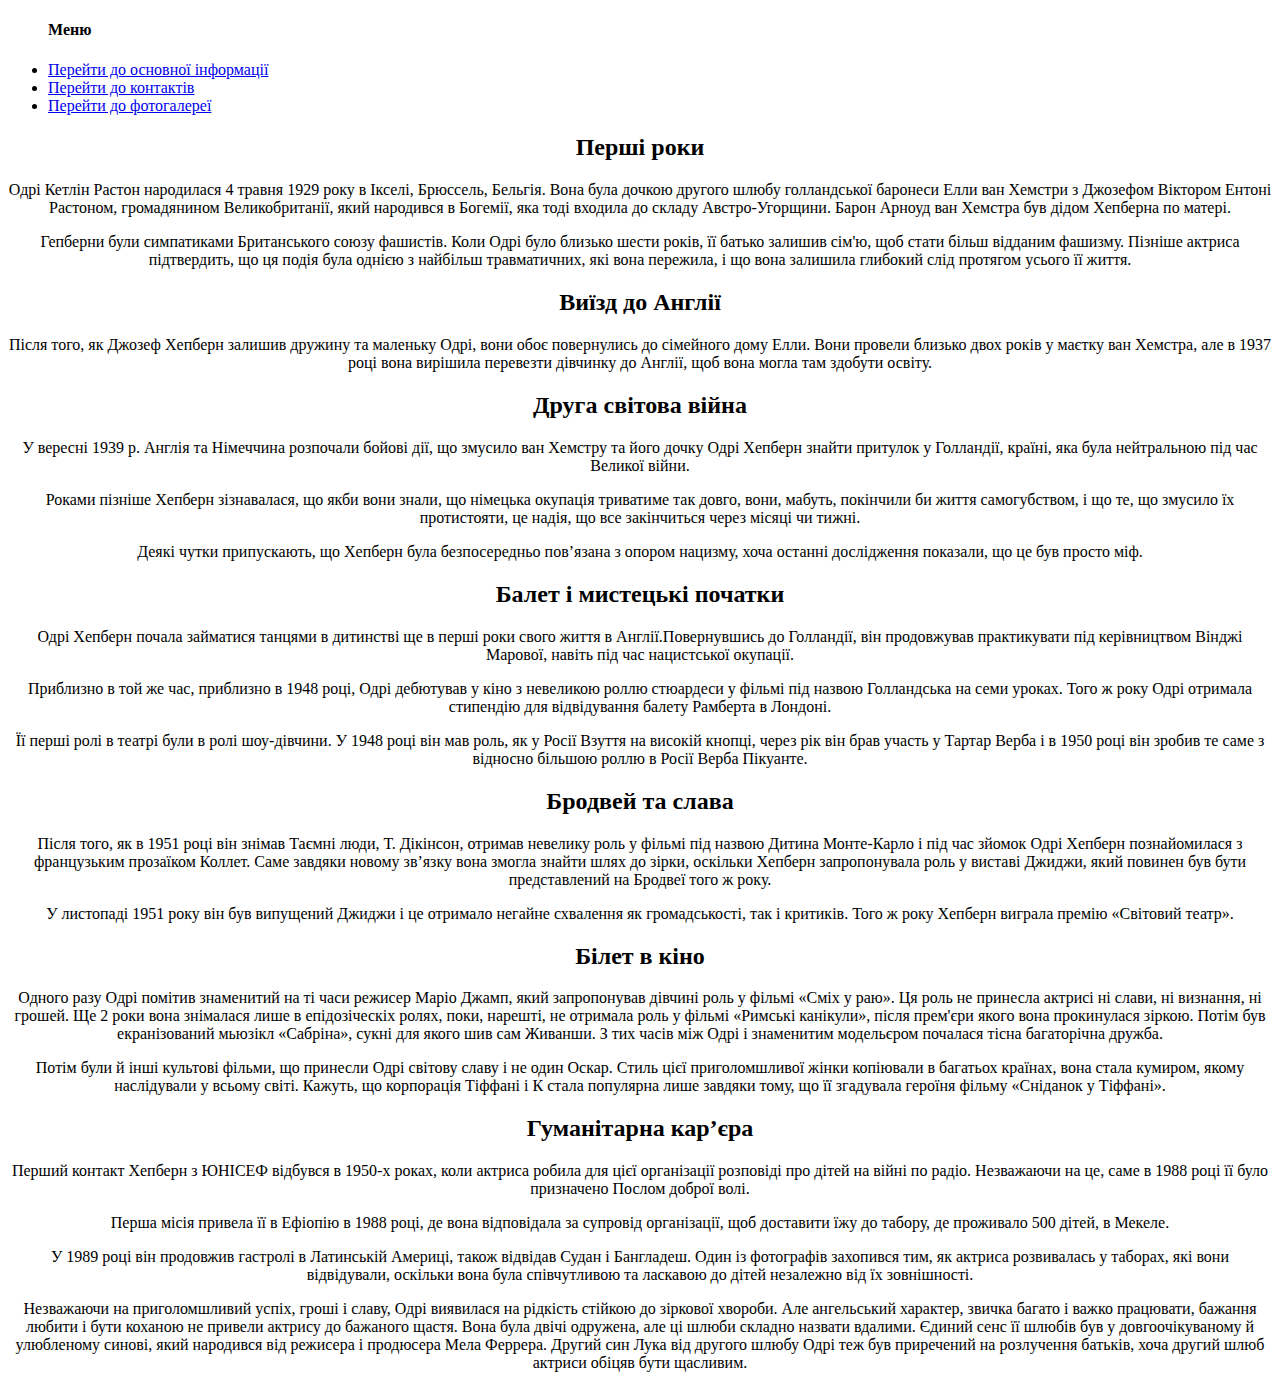
<file: 1projects/pages/about.html>
<!DOCTYPE html>
<html lang="ua">
  <head>
    <meta charset="UTF-8" />
    <meta http-equiv="X-UA-Compatible" content="IE=edge" />
    <meta name="viewport" content="width=device-width, initial-scale=1.0" />
    <title>Детальна інформація</title>
  </head>
  <body>
    <ul>
      <h4>Меню</h4>
      <li>
        <a href="../index.html">Перейти до основної інформації </a>
      </li>
      <li>
        <a href="./contacts.html">Перейти до контактів </a>
      </li>
      <li>
        <a href="./gallery.html">Перейти до фотогалереї </a>
      </li>
    </ul>
    <div align="middle">
      <h2>Перші роки</h2>
      <p>
        Одрі Кетлін Растон народилася 4 травня 1929 року в Ікселі, Брюссель,
        Бельгія. Вона була дочкою другого шлюбу голландської баронеси Елли ван
        Хемстри з Джозефом Віктором Ентоні Растоном, громадянином
        Великобританії, який народився в Богемії, яка тоді входила до складу
        Австро-Угорщини. Барон Арноуд ван Хемстра був дідом Хепберна по матері.
      </p>
      <p>
        Гепберни були симпатиками Британського союзу фашистів. Коли Одрі було
        близько шести років, її батько залишив сім'ю, щоб стати більш відданим
        фашизму. Пізніше актриса підтвердить, що ця подія була однією з найбільш
        травматичних, які вона пережила, і що вона залишила глибокий слід
        протягом усього її життя.
      </p>
      <h2>Виїзд до Англії</h2>
      <p>
        Після того, як Джозеф Хепберн залишив дружину та маленьку Одрі, вони
        обоє повернулись до сімейного дому Елли. Вони провели близько двох років
        у маєтку ван Хемстра, але в 1937 році вона вирішила перевезти дівчинку
        до Англії, щоб вона могла там здобути освіту.
      </p>
      <h2>Друга світова війна</h2>
      <p>
        У вересні 1939 р. Англія та Німеччина розпочали бойові дії, що змусило
        ван Хемстру та його дочку Одрі Хепберн знайти притулок у Голландії,
        країні, яка була нейтральною під час Великої війни.
      </p>
      <p>
        Роками пізніше Хепберн зізнавалася, що якби вони знали, що німецька
        окупація триватиме так довго, вони, мабуть, покінчили би життя
        самогубством, і що те, що змусило їх протистояти, це надія, що все
        закінчиться через місяці чи тижні.
      </p>
      <p>
        Деякі чутки припускають, що Хепберн була безпосередньо пов’язана з
        опором нацизму, хоча останні дослідження показали, що це був просто міф.
      </p>
      <h2>Балет і мистецькі початки</h2>
      <p>
        Одрі Хепберн почала займатися танцями в дитинстві ще в перші роки свого
        життя в Англії.Повернувшись до Голландії, він продовжував практикувати
        під керівництвом Вінджі Марової, навіть під час нацистської окупації.
      </p>
      <p>
        Приблизно в той же час, приблизно в 1948 році, Одрі дебютував у кіно з
        невеликою роллю стюардеси у фільмі під назвою Голландська на семи
        уроках. Того ж року Одрі отримала стипендію для відвідування балету
        Рамберта в Лондоні.
      </p>
      <p>
        Її перші ролі в театрі були в ролі шоу-дівчини. У 1948 році він мав
        роль, як у Росії Взуття на високій кнопці, через рік він брав участь у
        Тартар Верба і в 1950 році він зробив те саме з відносно більшою роллю в
        Росії Верба Пікуанте.
      </p>
      <h2>Бродвей та слава</h2>
      <p>
        Після того, як в 1951 році він знімав Таємні люди, Т. Дікінсон, отримав
        невелику роль у фільмі під назвою Дитина Монте-Карло і під час зйомок
        Одрі Хепберн познайомилася з французьким прозаїком Коллет. Саме завдяки
        новому зв’язку вона змогла знайти шлях до зірки, оскільки Хепберн
        запропонувала роль у виставі Джиджи, який повинен був бути представлений
        на Бродвеї того ж року.
      </p>
      <p>
        У листопаді 1951 року він був випущений Джиджи і це отримало негайне
        схвалення як громадськості, так і критиків. Того ж року Хепберн виграла
        премію «Світовий театр».
      </p>
      <h2>Білет в кіно</h2>
      <p>
        Одного разу Одрі помітив знаменитий на ті часи режисер Маріо Джамп, який
        запропонував дівчині роль у фільмі «Сміх у раю». Ця роль не принесла
        актрисі ні слави, ні визнання, ні грошей. Ще 2 роки вона знімалася лише
        в епідозіческіх ролях, поки, нарешті, не отримала роль у фільмі «Римські
        канікули», після прем'єри якого вона прокинулася зіркою. Потім був
        екранізований мьюзікл «Сабріна», сукні для якого шив сам Живанши. З тих
        часів між Одрі і знаменитим модельєром почалася тісна багаторічна
        дружба.
      </p>
      <p>
        Потім були й інші культові фільми, що принесли Одрі світову славу і не
        один Оскар. Стиль цієї приголомшливої жінки копіювали в багатьох
        країнах, вона стала кумиром, якому наслідували у всьому світі. Кажуть,
        що корпорація Тіффані і К стала популярна лише завдяки тому, що її
        згадувала героїня фільму «Сніданок у Тіффані».
      </p>
      <h2>Гуманітарна кар’єра</h2>
      <p>
        Перший контакт Хепберн з ЮНІСЕФ відбувся в 1950-х роках, коли актриса
        робила для цієї організації розповіді про дітей на війні по радіо.
        Незважаючи на це, саме в 1988 році її було призначено Послом доброї
        волі.
      </p>
      <p>
        Перша місія привела її в Ефіопію в 1988 році, де вона відповідала за
        супровід організації, щоб доставити їжу до табору, де проживало 500
        дітей, в Мекеле.
      </p>
      <p>
        У 1989 році він продовжив гастролі в Латинській Америці, також відвідав
        Судан і Бангладеш. Один із фотографів захопився тим, як актриса
        розвивалась у таборах, які вони відвідували, оскільки вона була
        співчутливою та ласкавою до дітей незалежно від їх зовнішності.
      </p>
      <p>
        Незважаючи на приголомшливий успіх, гроші і славу, Одрі виявилася на
        рідкість стійкою до зіркової хвороби. Але ангельський характер, звичка
        багато і важко працювати, бажання любити і бути коханою не привели
        актрису до бажаного щастя. Вона була двічі одружена, але ці шлюби
        складно назвати вдалими. Єдиний сенс її шлюбів був у довгоочікуваному й
        улюбленому синові, який народився від режисера і продюсера Мела Феррера.
        Другий син Лука від другого шлюбу Одрі теж був приречений на розлучення
        батьків, хоча другий шлюб актриси обіцяв бути щасливим.
      </p>
    </div>
  </body>
</html>
</file>
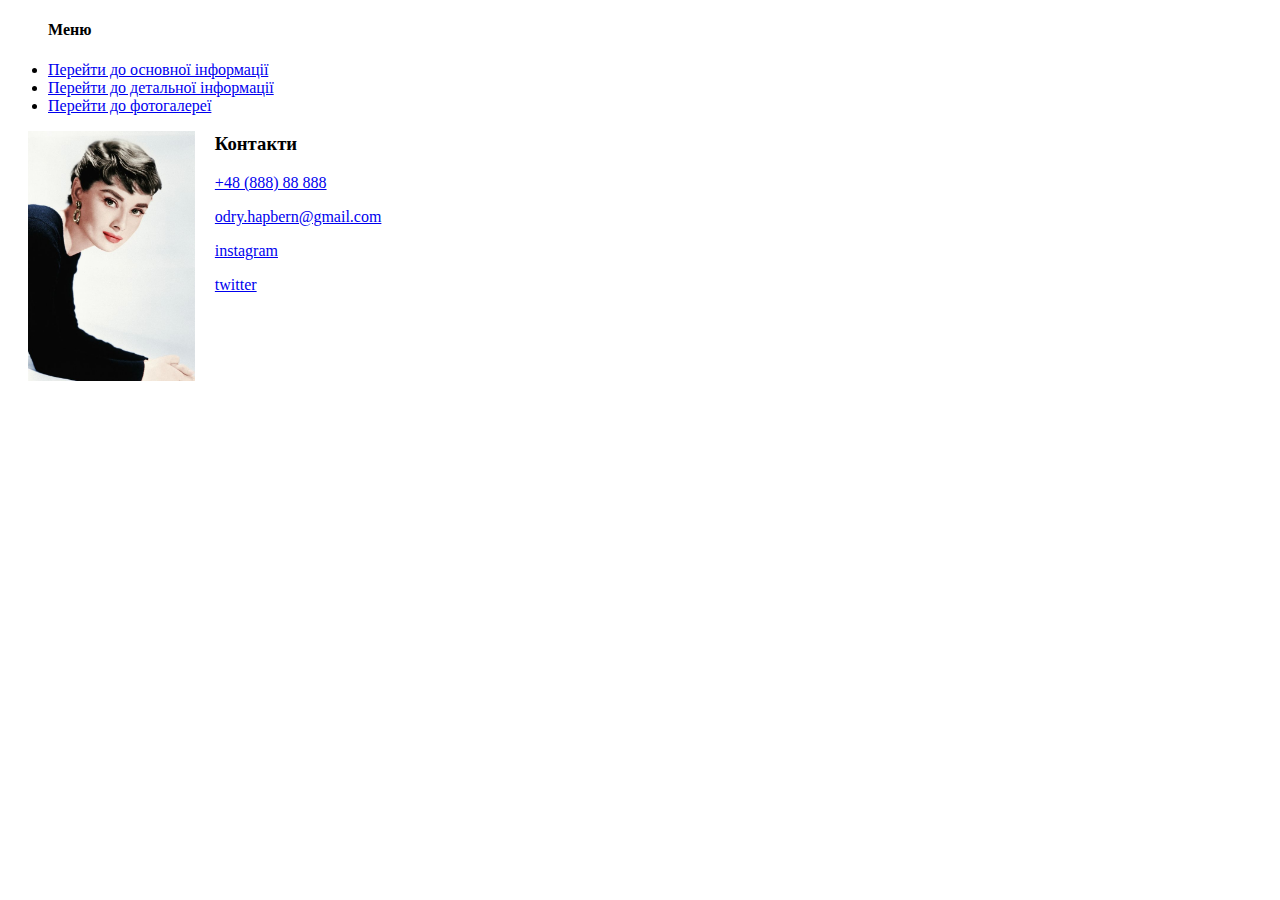
<file: 1projects/pages/contacts.html>
<!DOCTYPE html>
<html lang="ua">
  <head>
    <meta charset="UTF-8" />
    <meta http-equiv="X-UA-Compatible" content="IE=edge" />
    <meta name="viewport" content="width=device-width, initial-scale=1.0" />
    <title>Контакти</title>
  </head>
  <body>
    <ul>
      <h4>Меню</h4>
      <li>
        <a href="../index.html">Перейти до основної інформації </a>
      </li>
      <li>
        <a href="./about.html">Перейти до детальної інформації </a>
      </li>
      <li>
        <a href="./gallery.html">Перейти до фотогалереї </a>
      </li>
    </ul>
    <img
      align="left"
      height="250px"
      hspace="20px"
      src="../images/odry1.jpeg"
      alt="Одрі"
    />
    <div>
      <h3>Контакти</h3>
      <p><a target="_blank" href="tel: +4888888888">+48 (888) 88 888</a></p>
      <p>
        <a target="_blank" href="mailto:odry.hapbern@gmail.com"
          >odry.hapbern@gmail.com</a
        >
      </p>
      <p>
        <a target="_blank" href="https://www.instagram.com/soaudreyhepburn/">
          instagram</a
        >
      </p>
      <p>
        <a target="_blank" href="https://twitter.com/SoAudreyHepburn"
          >twitter</a
        >
      </p>
    </div>
  </body>
</html>
</file>
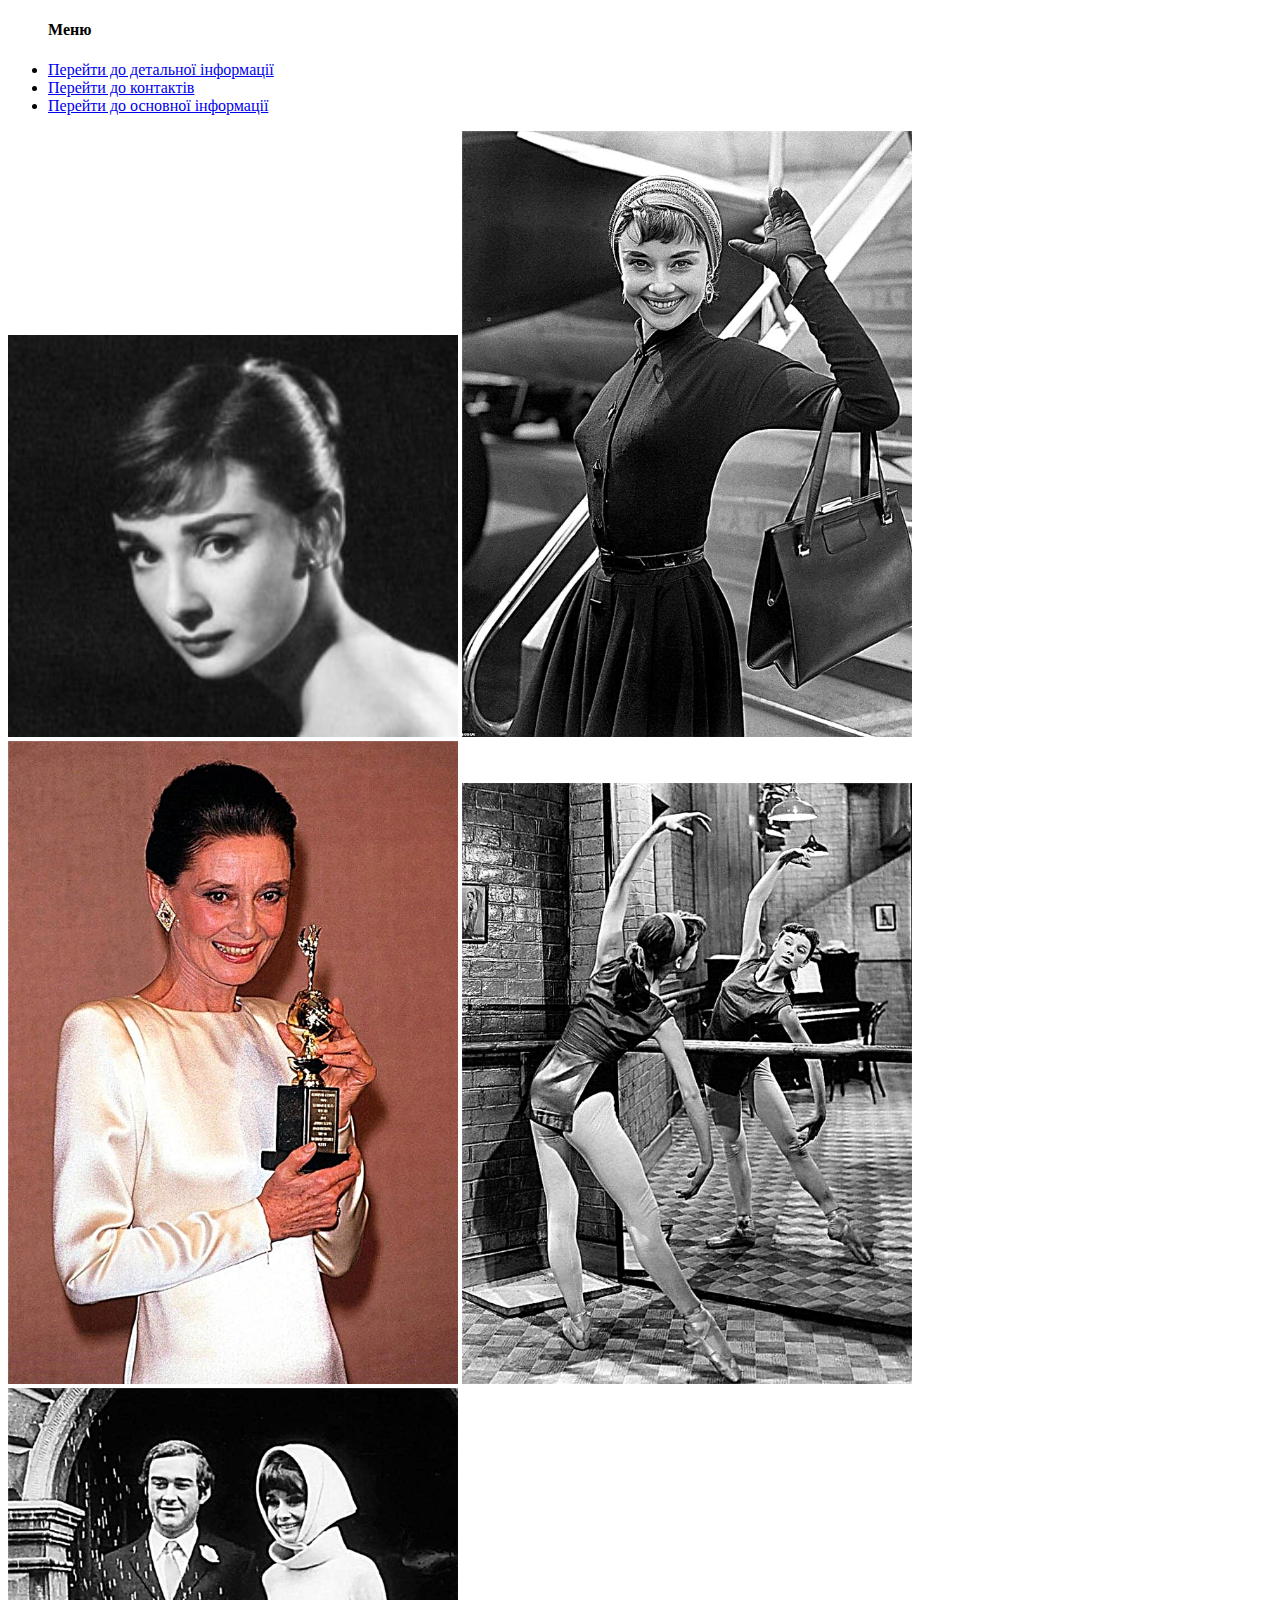
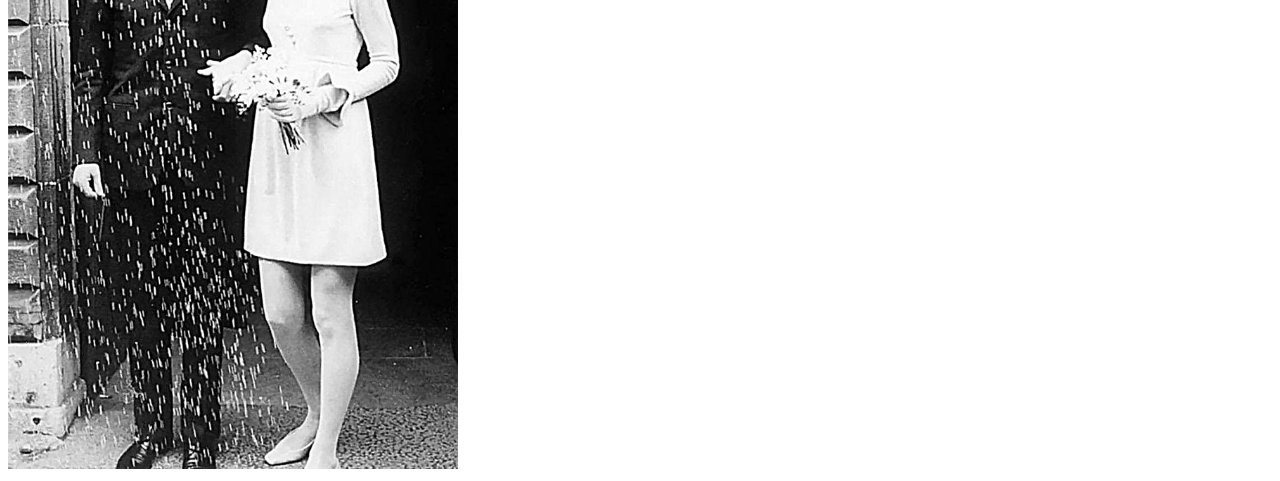
<file: 1projects/pages/gallery.html>
<!DOCTYPE html>
<html lang="ua">
  <head>
    <meta charset="UTF-8" />
    <meta http-equiv="X-UA-Compatible" content="IE=edge" />
    <meta name="viewport" content="width=device-width, initial-scale=1.0" />
    <title>Фотогалерея</title>
  </head>
  <body>
    <ul>
      <h4>Меню</h4>
      <li>
        <a href="./about.html">Перейти до детальної інформації </a>
      </li>
      <li>
        <a href="./contacts.html">Перейти до контактів </a>
      </li>
      <li>
        <a href="../index.html">Перейти до основної інформації </a>
      </li>
    </ul>
    <img width="450px" src="../images/odry2.jpg" alt="Одрі" />
    <img width="450px" src="../images/odry3.jpg" alt="Одрі" />
    <img width="450px" src="../images/odry4.jpg" alt="Одрі" />
    <img width="450px" src="../images/odry5.jpg" alt="Одрі" />
    <img width="450px" src="../images/odry6.jpg" alt="Одрі" />
  </body>
</html>
</file>
<file: LokaliseHomeWork9/style.css>
* {
  margin: 0px;
  padding: 0px;
  border: none;
  list-style-type: none;
  text-decoration: none;
  color: #000000;
}

main {
  max-width: 1920px;
  margin: 0 auto;
}

.header,
.header__logo,
.header__menu,
.header__button {
  display: flex;
  flex-direction: row;
  align-items: center;
  flex-wrap: wrap;
}

.header {
  justify-content: space-between;
  flex-wrap: wrap;
  border-bottom: 1px solid #cccccc;
  padding: 0 5%;
}
.header__logo img {
  margin-left: 8%;
}
.header .menu__item {
  padding: 30px 20px;
  font-family: Roboto Flex;
  font-style: normal;
  font-weight: 400;
  font-size: 15px;
  line-height: 20px;
}

.button {
  font-family: Roboto Flex;
  font-style: normal;
  font-weight: 600;
  font-size: 16px;
  line-height: 50px;
  padding: 0 25px;
  margin: 0 5px;
}
.button--white {
  background: white;
  border: 1px solid rgba(0, 0, 0, 0.5);
  color: black;
}
.button--orange {
  background: #ff6336;
  color: #ffffff;
}
.button--black {
  filter: drop-shadow(0px 4px 4px rgba(0, 0, 0, 0.25));
  background: black;
  color: #ffffff;
}

.intro {
  padding: 100px 0 140px 0;
  display: flex;
  flex-direction: row;
  align-items: stretch;
  flex-wrap: wrap;
  justify-content: space-around;
}
.intro__text {
  display: flex;
  flex-direction: column;
  align-items: flex-start;
  max-width: 40vw;
  justify-content: space-evenly;
}
.intro__title {
  font-family: Roboto Flex;
  font-style: normal;
  font-weight: 600;
  font-size: 65px;
  line-height: 70px;
}
.intro__description {
  font-family: Roboto Flex;
  font-style: normal;
  font-weight: 400;
  font-size: 25px;
  line-height: 35px;
}
.intro__ps {
  font-family: Roboto Flex;
  font-style: normal;
  font-weight: 400;
  font-size: 15px;
  line-height: 25px;
}
.intro__img {
  max-width: 60vw;
}
.intro__button {
  display: flex;
  flex-direction: row;
  align-items: center;
}

.box {
  background: #ff9c7d;
  height: 30vh;
  display: flex;
  flex-direction: column;
  align-items: stretch;
  justify-content: space-evenly;
}
.box__list {
  display: flex;
  flex-direction: row;
  align-items: center;
  justify-content: space-evenly;
  flex-wrap: wrap;
}
.box__title {
  align-self: center;
}

.title {
  font-family: Roboto Flex;
  font-style: normal;
  font-weight: 600;
  font-size: 50px;
  line-height: 60px;
}

.description {
  display: grid;
  grid-template-columns: repeat(auto-fill, minmax(550px, 50%));
  grid-template-rows: 1fr 1fr 1fr 1fr;
  justify-items: center;
  align-items: center;
  grid-row-gap: 10px;
}
.description__column {
  padding: 20% 25% 20% 5%;
}
.description__text {
  font-family: Roboto Flex;
  font-style: normal;
  font-weight: 400;
  font-size: 20px;
  line-height: 30px;
  margin: 10% 0;
}
.description__link {
  font-family: Roboto Flex;
  font-style: normal;
  font-weight: 600;
  font-size: 20px;
  line-height: 30px;
}
.description__img {
  width: 70%;
  height: auto;
}

.exploitation {
  padding: 0 3%;
  background: #fff8e4;
  display: grid;
  grid-template-columns: repeat(auto-fill, minmax(250px, 30%));
  grid-template-rows: 3fr 2fr 2fr 1fr;
  grid-auto-rows: 1fr;
  grid-auto-flow: row;
  grid-template-areas: "name name name";
  justify-items: center;
  align-items: center;
  grid-column-gap: 10%;
  grid-row-gap: 5%;
}
.exploitation__title {
  grid-area: name;
}
.exploitation__column {
  text-align: center;
}
.exploitation__name {
  font-family: Roboto Flex;
  font-style: normal;
  font-weight: 600;
  font-size: 25px;
  line-height: 35px;
  margin: 5% 0;
}
.exploitation__text {
  font-family: Roboto Flex;
  font-style: normal;
  font-weight: 400;
  font-size: 18px;
  line-height: 25px;
}

.boosting {
  padding: 0 3%;
  display: grid;
  grid-template-columns: repeat(auto-fit, minmax(250px, 30%));
  grid-template-rows: 2fr 4fr 1fr;
  grid-auto-flow: row;
  grid-template-areas: "name name name";
  justify-items: center;
  align-items: center;
  -moz-column-gap: 5%;
       column-gap: 5%;
}
.boosting__name {
  grid-area: name;
}
.boosting__title {
  font-family: Roboto Flex;
  font-style: normal;
  font-weight: 600;
  font-size: 30px;
  line-height: 40px;
  margin-top: 60px;
}
.boosting__text {
  font-family: Roboto Flex;
  font-style: normal;
  font-weight: 400;
  font-size: 20px;
  line-height: 30px;
  margin: 50px 0;
}
.boosting__link {
  font-family: Roboto Flex;
  font-style: normal;
  font-weight: 400;
  font-size: 20px;
  line-height: 30px;
  text-decoration: underline;
}

.review {
  padding: 3% 3%;
  background: #c9e8f2;
  display: flex;
  flex-direction: row-reverse;
  align-items: center;
  justify-content: space-around;
  flex-wrap: wrap;
}
.review__content {
  width: 60vw;
}
.review__img {
  max-width: 310px;
}
.review__text {
  font-family: Roboto Flex;
  font-style: normal;
  font-weight: 400;
  font-size: 30px;
  line-height: 40px;
}
.review__person {
  font-family: Roboto Flex;
  font-style: normal;
  font-weight: 400;
  font-size: 15px;
  line-height: 25px;
  margin: 25px 0 5px 0;
}

.cake {
  padding: 3% 3%;
  display: flex;
  flex-direction: row;
  align-items: center;
  justify-content: space-between;
  flex-wrap: wrap;
  background: #dabc98;
}
.cake__content {
  width: 30vw;
  display: flex;
  flex-direction: row;
  align-items: center;
  justify-content: space-evenly;
  border-left: 1px solid black;
}
.cake__text {
  font-family: Roboto Flex;
  font-style: normal;
  font-weight: 600;
  font-size: 35px;
  line-height: 50px;
}
.cake__item {
  display: flex;
  flex-direction: column;
  align-items: flex-start;
}
.cake__item:first-child {
  margin-right: 2%;
}
.cake .item__stars {
  margin: 15px 0;
}
.cake .item__text {
  font-family: Roboto Flex;
  font-style: normal;
  font-weight: 400;
  font-size: 15px;
  line-height: 25px;
  letter-spacing: 0.75px;
}

.integration {
  display: flex;
  flex-direction: column;
  align-items: center;
  padding: 6% 20%;
  text-align: center;
}
.integration__title {
  font-family: Roboto Flex;
  font-style: normal;
  font-weight: 600;
  font-size: 65px;
  line-height: 75px;
}
.integration__text {
  font-family: Roboto Flex;
  font-style: normal;
  font-weight: 400;
  font-size: 25px;
  line-height: 30px;
  margin: 20px 0;
}
.integration__img {
  max-width: 100%;
  height: auto;
}
.integration__button {
  margin-top: 30px;
}

.TryItFree {
  display: flex;
  flex-direction: column;
  align-items: center;
  background: #ff9c7d;
  padding: 6% 30%;
  text-align: center;
}
.TryItFree__title {
  font-family: Roboto Flex;
  font-style: normal;
  font-weight: 600;
  font-size: 65px;
  line-height: 75px;
}
.TryItFree__text {
  font-family: Roboto Flex;
  font-style: normal;
  font-weight: 400;
  font-size: 20px;
  line-height: 30px;
  margin: 25px 0 55px 0;
}

.footer {
  display: grid;
  grid-template-columns: 1fr 3fr;
  row-gap: 20px;
  padding: 5% 3% 0 3%;
}
.footer .sidebar {
  display: flex;
  flex-direction: column;
  align-items: flex-start;
}
.footer .sidebar__title {
  font-family: Roboto Flex;
  font-style: normal;
  font-weight: 600;
  font-size: 40px;
  line-height: 50px;
}
.footer .sidebar__img {
  margin: 30px 0;
}
.footer .sidebar__logo {
  max-width: 80px;
}
.footer .sidebar__text {
  font-family: Roboto Flex;
  font-style: normal;
  font-weight: 400;
  font-size: 20px;
  line-height: 30px;
  margin: 15px 0;
}
.footer .sidebar__link {
  font-family: Roboto Flex;
  font-style: normal;
  font-weight: 600;
  font-size: 20px;
  line-height: 30px;
}
.footer .list {
  display: flex;
  flex-direction: row;
  align-items: flex-start;
  justify-content: space-evenly;
  flex-wrap: wrap;
}
.footer .list__title {
  font-family: Roboto Flex;
  font-style: normal;
  font-weight: 600;
  font-size: 20px;
  line-height: 25px;
}
.footer .list__item {
  font-family: Roboto Flex;
  font-style: normal;
  font-weight: 400;
  font-size: 15px;
  line-height: 15px;
  margin-bottom: 15px;
}
.footer .list__item:first-child {
  margin-top: 25px;
}
.footer .holder {
  display: flex;
  flex-direction: row;
  align-items: center;
  justify-content: space-between;
  grid-area: 2/1/3/3;
  border-top: 1px solid black;
  padding: 2% 0;
}
.footer .holder__conteiner {
  display: inline-flex;
  align-items: center;
  max-width: 25vw;
}
.footer .holder__text {
  font-family: Roboto Flex;
  font-style: normal;
  font-weight: 400;
  font-size: 12px;
  line-height: 15px;
}
.footer .holder__logo {
  height: 20px;
  margin-right: 10px;
}/*# sourceMappingURL=style.css.map */
</file>
<file: homework6/style/style.css>
* {
  margin: 0;
  padding: 0;
  border: 0;
  font-size: 100%;
}
.first-block {
  background: #eeeff1;
  height: 700px;
  filter: drop-shadow(0px 4px 4px rgba(0, 0, 0, 0.25));
}

.menu {
  display: flex;
  list-style-type: none;
  margin-left: 413px;
}
.menu-item {
  font-family: "Roboto";
  font-style: normal;
  font-weight: 400;
  font-size: 16px;
  line-height: 26px;
  padding-right: 42px;
  margin-top: 79px;
  color: #000000;
  cursor:pointer
}
h1 {
  font-family: "Roboto";
  font-style: normal;
  font-weight: 500;
  font-size: 48px;
  line-height: 79px;

  color: #000000;
  margin-left: 413px;
  margin-top: 151px;
}
.description {
  font-family: "Roboto";
  font-style: normal;
  font-weight: 400;
  font-size: 16px;
  line-height: 26px;
  color: #727272;
  margin-left: 414px;
  margin-top: 60px;
  width: 540px;
}
.button {
  width: 225px;
  height: 65px;
  background: #34547a;
  margin-left: 413px;
  margin-top: 65px;
  font-family: "Roboto";
  font-style: normal;
  font-weight: 400;
  font-size: 16px;
  line-height: 26px;
  text-align: center;
  letter-spacing: 0.1em;

  color: #ffffff;
}
.button:hover {
  border-bottom: 1px solid #ccc;
  cursor:pointer 
}
.second-block {
  text-align: center;
  margin: 112px 0px 100px 690px;
  width: 540px;
}
h2 {
  font-family: "Roboto";
  font-style: normal;
  font-weight: 500;
  font-size: 32px;
  line-height: 38px;
  color: #000000;
}
.description2 {
  font-family: "Roboto";
  font-style: normal;
  font-weight: 400;
  font-size: 16px;
  line-height: 26px;
  color: #727272;
  width: 540px;
  margin-top: 50px;
}
.third-block {
  background: #34547a;
  height: 250px;
}
.project-menu {
  margin-left: 405px;
  display: flex;
  padding-top: 100px;
}

.project-item {
  display: inherit;
  margin-right: 49px;
}

h3 {
  font-family: "Roboto";
  font-style: normal;
  font-weight: 500;
  font-size: 21px;
  line-height: 25px;

  color: #ffffff;
  margin-left: 20px;
}
.project {
  font-family: "Roboto";
  font-style: normal;
  font-weight: 400;
  font-size: 16px;
  line-height: 26px;

  color: #ffffff;
  margin-left: 20px;
}
.fourth-block {
  text-align: center;
  margin: 112px 0px 57px 690px;
  width: 540px;
}
iframe {
  margin-left: 405px;
}
.fifth-block {
  height: 151px;
  background: #34547a;
  margin-top: 100px;
}
.autor {
  font-family: "Roboto";
  font-style: normal;
  font-weight: 500;
  font-size: 21px;
  line-height: 25px;

  color: #ffffff;
  padding: 50px 0 0 406px;
}

.ps {
  font-family: "Roboto";
  font-style: normal;
  font-weight: 400;
  font-size: 13px;
  line-height: 21px;
  color: #ffffff;
  padding: 20px 0 0 406px;
}
</file>
